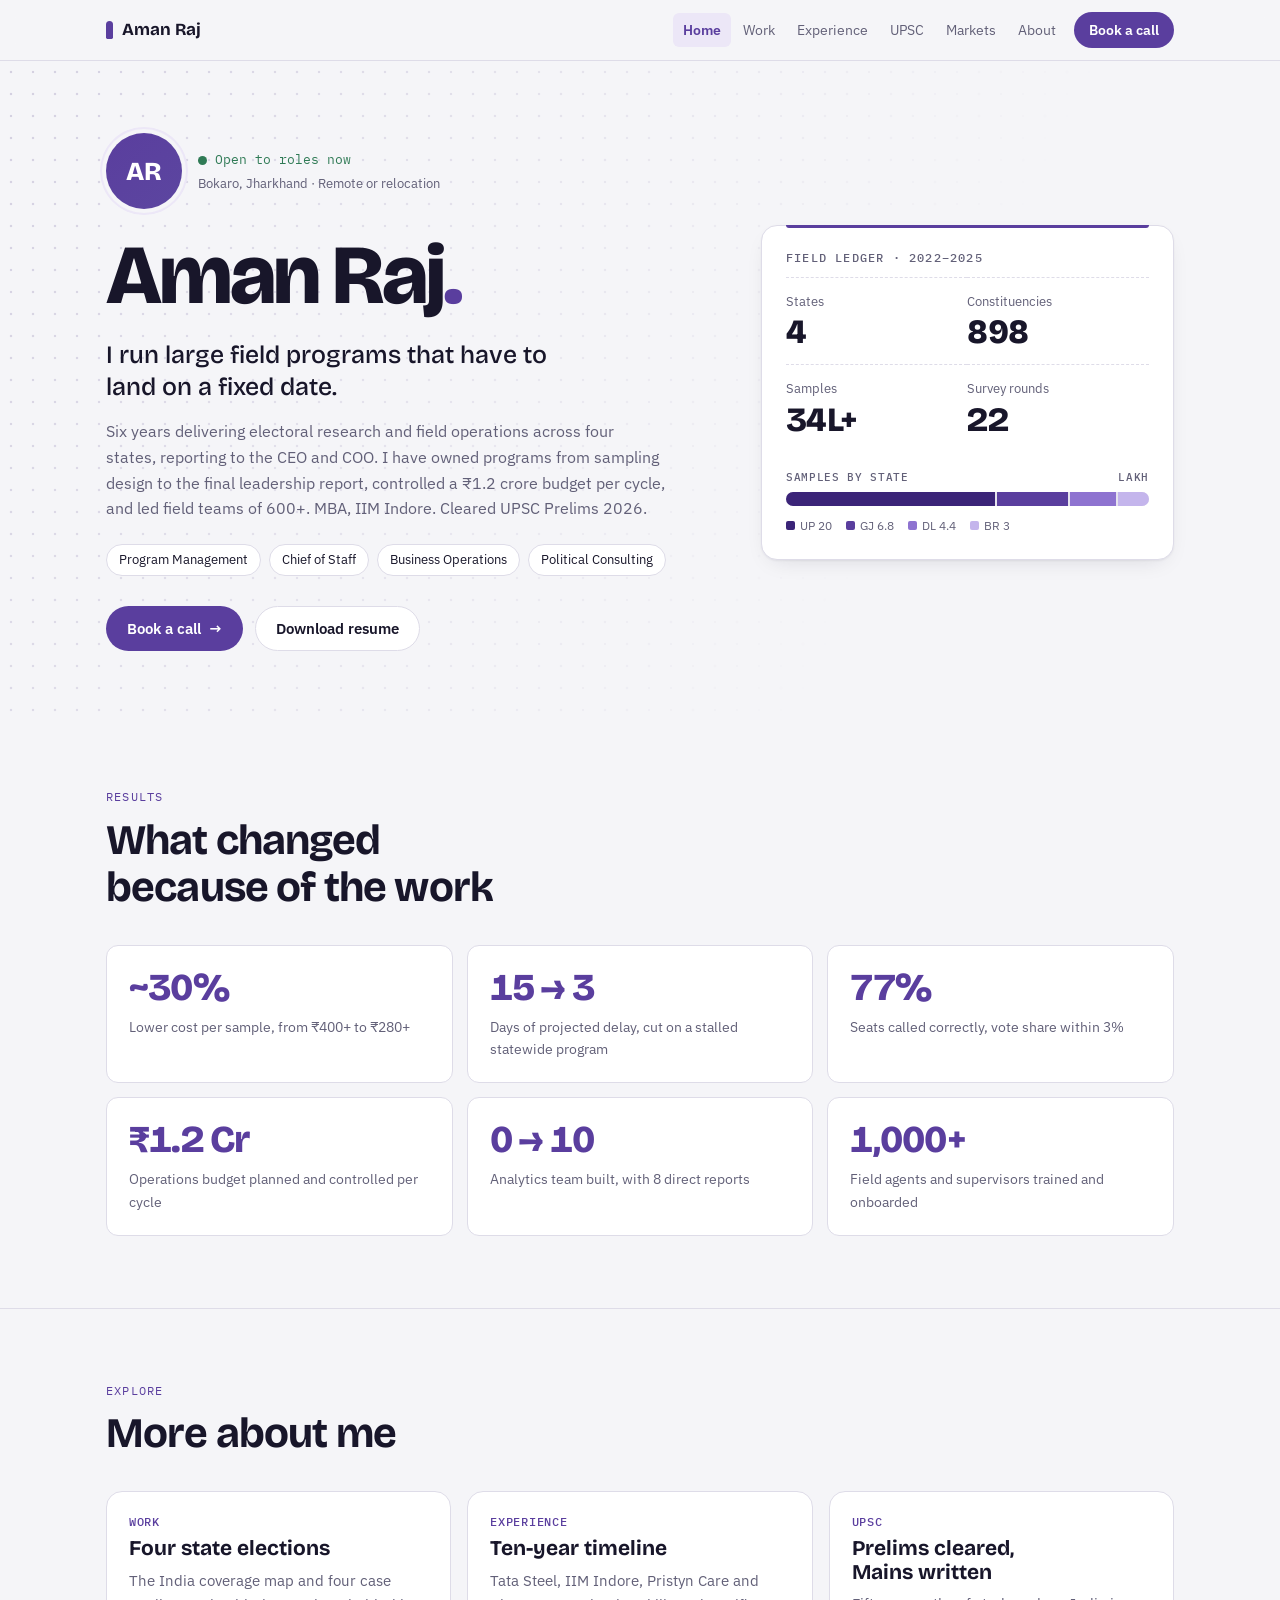
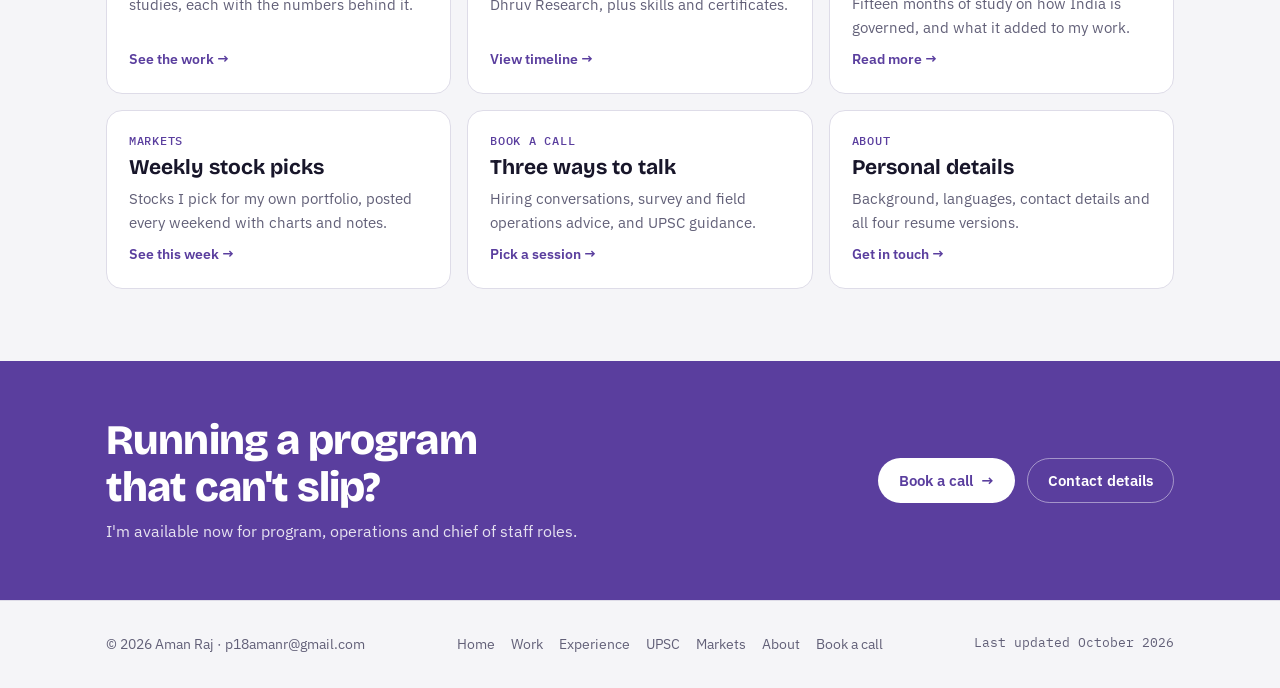
<file: index.html>
<!doctype html>
<html lang="en">
<head>
<meta charset="utf-8">
<meta name="viewport" content="width=device-width, initial-scale=1, viewport-fit=cover">
<title>Aman Raj</title>
<meta name="description" content="Aman Raj: program delivery and operations lead. Electoral research and field operations across 898 constituencies in UP, Gujarat, Delhi and Bihar. MBA, IIM Indore.">
<meta property="og:title" content="Aman Raj">
<meta property="og:description" content="Aman Raj: program delivery and operations lead. Electoral research and field operations across 898 constituencies in UP, Gujarat, Delhi and Bihar. MBA, IIM Indore.">
<meta property="og:type" content="website">
<meta name="theme-color" content="#5A3E9E">
<link rel="icon" href="data:image/svg+xml,%3Csvg xmlns='http://www.w3.org/2000/svg' viewBox='0 0 32 32'%3E%3Crect x='11' y='4' width='10' height='24' rx='5' fill='%235A3E9E'/%3E%3C/svg%3E">
<link rel="preconnect" href="https://fonts.googleapis.com">
<link rel="preconnect" href="https://fonts.gstatic.com" crossorigin>
<link rel="stylesheet" href="https://fonts.googleapis.com/css2?family=Bricolage+Grotesque:opsz,wght@12..96,500;12..96,700;12..96,800&family=IBM+Plex+Sans:wght@400;500;600&family=IBM+Plex+Mono:wght@400;500&display=swap">
<link rel="stylesheet" href="assets/style.css">
</head>
<body>
<header class="nav">
  <div class="wrap bar-in">
    <a class="brand" href="index.html"><span class="inkmark" aria-hidden="true"></span>Aman Raj</a>
    <div class="nav-r">
      <nav aria-label="Pages">
        <ul id="navlinks">
          <li><a href="index.html" aria-current="page">Home</a></li>
          <li><a href="work.html">Work</a></li>
          <li><a href="experience.html">Experience</a></li>
          <li><a href="upsc.html">UPSC</a></li>
          <li><a href="markets.html">Markets</a></li>
          <li><a href="about.html">About</a></li>
        </ul>
      </nav>
      <a class="btn primary" href="book.html">Book a call</a>
      <button class="menu" id="menu" type="button" aria-expanded="false" aria-controls="navlinks">Menu</button>
    </div>
  </div>
</header>

<main id="top">
<section class="hero dotted">
  <div class="wrap">
    <div>
      <div class="who">
        <!-- To add your photo: put aman.jpg in the assets folder and uncomment the img below -->
        <div class="avatar" aria-hidden="true">AR<!-- <img src="assets/aman.jpg" alt=""> --></div>
        <div>
          <div class="status"><span class="pulse" aria-hidden="true"></span>Open to roles now</div>
          <div class="loc">Bokaro, Jharkhand · Remote or relocation</div>
        </div>
      </div>
      <h1>Aman Raj<span class="accent">.</span></h1>
      <p class="lede">I run large field programs that have to land on a fixed date.</p>
      <p class="sub">Six years delivering electoral research and field operations across four states, reporting to the CEO and COO. I have owned programs from sampling design to the final leadership report, controlled a ₹1.2 crore budget per cycle, and led field teams of 600+. MBA, IIM Indore. Cleared UPSC Prelims 2026.</p>
      <div class="roles" aria-label="Roles I'm open to">
        <span class="chip">Program Management</span>
        <span class="chip">Chief of Staff</span>
        <span class="chip">Business Operations</span>
        <span class="chip">Political Consulting</span>
      </div>
      <div class="cta">
        <a class="btn primary" href="book.html">Book a call <span class="arr" aria-hidden="true">→</span></a>
        <a class="btn ghost" href="about.html#resumes">Download resume</a>
      </div>
    </div>
    <aside class="ledger" aria-label="Field ledger">
      <h2>Field ledger · 2022–2025</h2>
      <dl>
        <div class="row"><dt>States</dt><dd>4</dd></div>
        <div class="row"><dt>Constituencies</dt><dd>898</dd></div>
        <div class="row"><dt>Samples</dt><dd>34L+</dd></div>
        <div class="row"><dt>Survey rounds</dt><dd>22</dd></div>
      </dl>
      <div class="stack">
        <div class="lab"><span>Samples by state</span><span>lakh</span></div>
        <div class="sbar" role="img" aria-label="Samples by state: Uttar Pradesh 20 lakh, Gujarat 6.8 lakh, Delhi 4.4 lakh, Bihar 3 lakh">
          <span class="s1" style="width:58.5%"></span><span class="s2" style="width:19.9%"></span><span class="s3" style="width:12.8%"></span><span class="s4" style="width:8.8%"></span>
        </div>
        <div class="keys"><span><i class="s1"></i>UP 20</span><span><i class="s2"></i>GJ 6.8</span><span><i class="s3"></i>DL 4.4</span><span><i class="s4"></i>BR 3</span></div>
      </div>
    </aside>
  </div>
</section>

<section class="block" aria-labelledby="impact-h">
  <div class="wrap">
    <div class="head">
      <span class="eyebrow">Results</span>
      <h2 id="impact-h">What changed because of the work</h2>
    </div>
    <div class="impact">
      <div class="lift"><b>~30%</b><span>Lower cost per sample, from ₹400+ to ₹280+</span></div>
      <div class="lift"><b>15 → 3</b><span>Days of projected delay, cut on a stalled statewide program</span></div>
      <div class="lift"><b>77%</b><span>Seats called correctly, vote share within 3%</span></div>
      <div class="lift"><b>₹1.2 Cr</b><span>Operations budget planned and controlled per cycle</span></div>
      <div class="lift"><b>0 → 10</b><span>Analytics team built, with 8 direct reports</span></div>
      <div class="lift"><b>1,000+</b><span>Field agents and supervisors trained and onboarded</span></div>
    </div>
  </div>
</section>

<section class="block" aria-labelledby="explore-h">
  <div class="wrap">
    <div class="head">
      <span class="eyebrow">Explore</span>
      <h2 id="explore-h">More about me</h2>
    </div>
    <div class="explore">
      <a class="lift" href="work.html"><span class="k">Work</span><h3>Four state elections</h3><p>The India coverage map and four case studies, each with the numbers behind it.</p><span class="go">See the work →</span></a>
      <a class="lift" href="experience.html"><span class="k">Experience</span><h3>Ten-year timeline</h3><p>Tata Steel, IIM Indore, Pristyn Care and Dhruv Research, plus skills and certificates.</p><span class="go">View timeline →</span></a>
      <a class="lift" href="upsc.html"><span class="k">UPSC</span><h3>Prelims cleared, Mains written</h3><p>Fifteen months of study on how India is governed, and what it added to my work.</p><span class="go">Read more →</span></a>
      <a class="lift" href="markets.html"><span class="k">Markets</span><h3>Weekly stock picks</h3><p>Stocks I pick for my own portfolio, posted every weekend with charts and notes.</p><span class="go">See this week →</span></a>
      <a class="lift" href="book.html"><span class="k">Book a call</span><h3>Three ways to talk</h3><p>Hiring conversations, survey and field operations advice, and UPSC guidance.</p><span class="go">Pick a session →</span></a>
      <a class="lift" href="about.html"><span class="k">About</span><h3>Personal details</h3><p>Background, languages, contact details and all four resume versions.</p><span class="go">Get in touch →</span></a>
    </div>
  </div>
</section>

<section class="ctaband" aria-labelledby="cta-h">
  <div class="wrap">
    <div>
      <h2 id="cta-h">Running a program that can't slip?</h2>
      <p>I'm available now for program, operations and chief of staff roles.</p>
    </div>
    <div class="cta">
      <a class="btn inv" href="book.html">Book a call <span class="arr" aria-hidden="true">→</span></a>
      <a class="btn out" href="about.html#contact">Contact details</a>
    </div>
  </div>
</section>

</main>

<footer><div class="wrap">
  <div>© 2026 Aman Raj · p18amanr@gmail.com</div>
  <nav aria-label="Footer"><a href="index.html">Home</a> <a href="work.html">Work</a> <a href="experience.html">Experience</a> <a href="upsc.html">UPSC</a> <a href="markets.html">Markets</a> <a href="about.html">About</a> <a href="book.html">Book a call</a></nav>
  <div class="upd">Last updated October 2026</div>
</div></footer>

<script src="assets/site.js"></script>
</body>
</html>
</file>
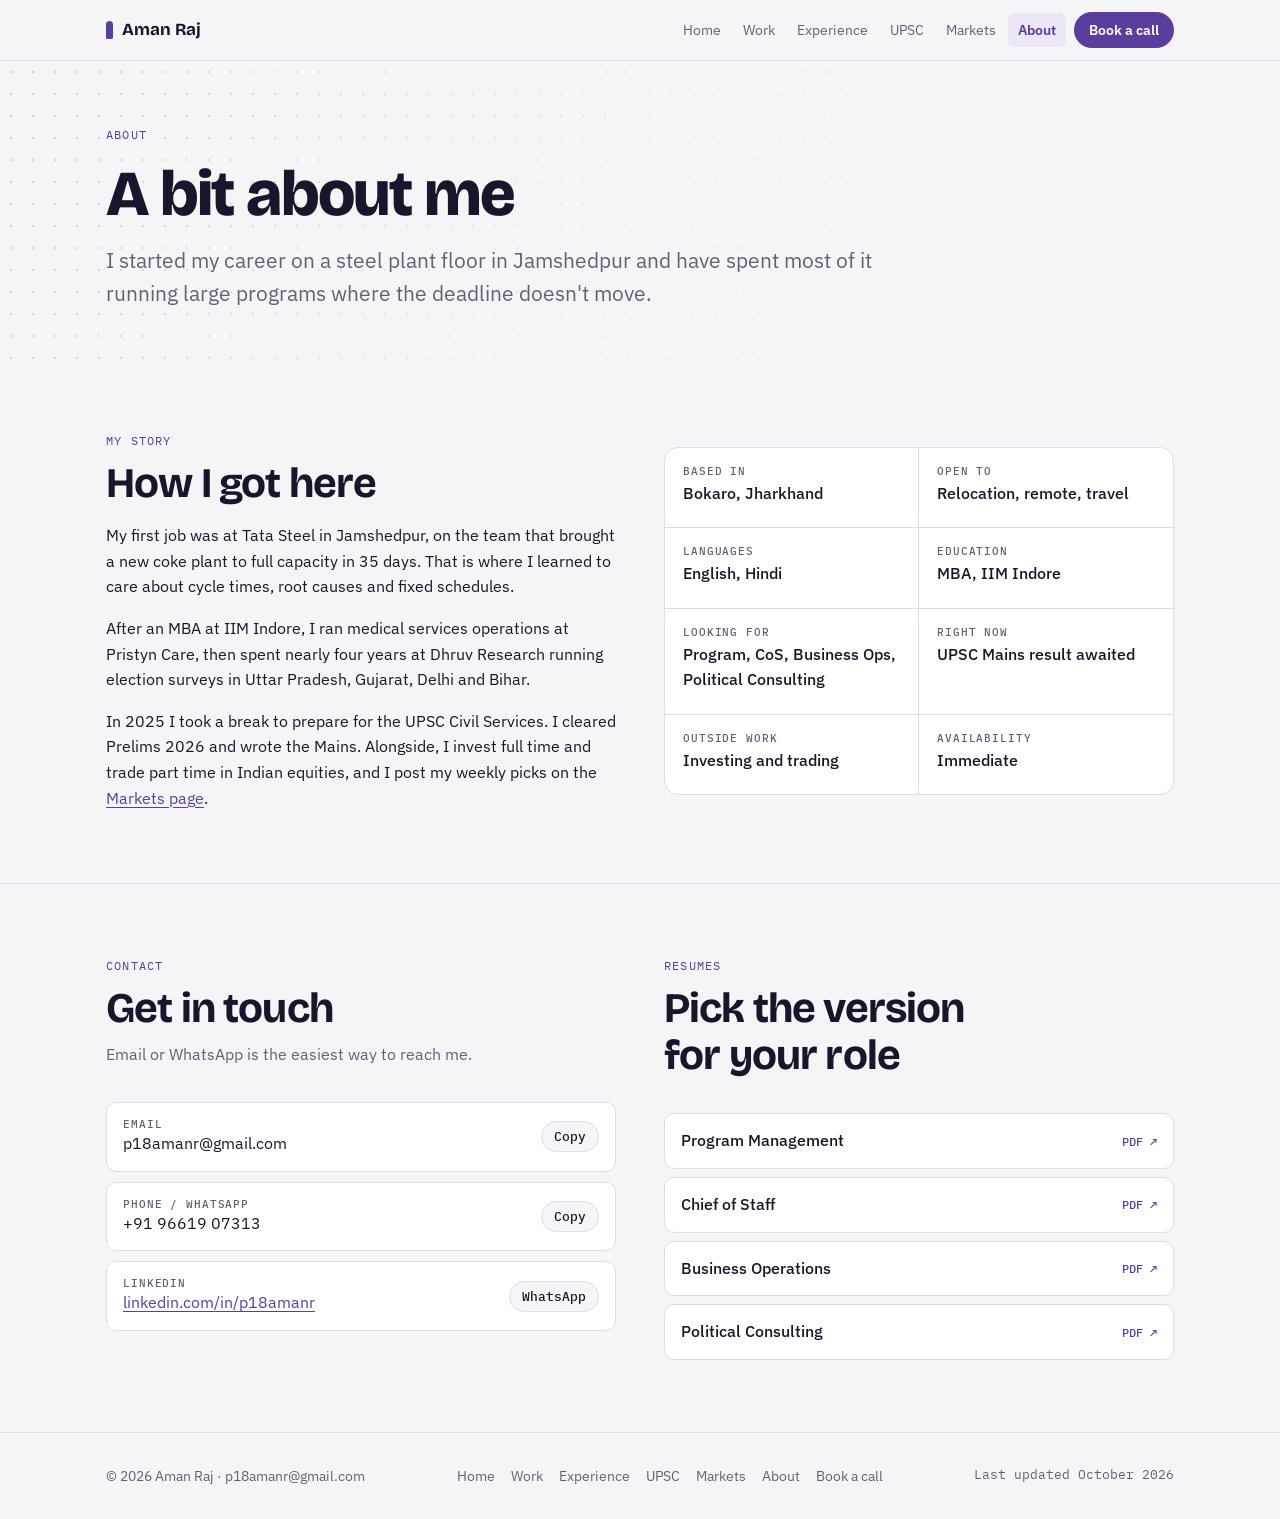
<file: about.html>
<!doctype html>
<html lang="en">
<head>
<meta charset="utf-8">
<meta name="viewport" content="width=device-width, initial-scale=1, viewport-fit=cover">
<title>About · Aman Raj</title>
<meta name="description" content="About Aman Raj: background, languages, contact details and resumes for program management, chief of staff, business operations and political consulting roles.">
<meta property="og:title" content="About · Aman Raj">
<meta property="og:description" content="About Aman Raj: background, languages, contact details and resumes for program management, chief of staff, business operations and political consulting roles.">
<meta property="og:type" content="website">
<meta name="theme-color" content="#5A3E9E">
<link rel="icon" href="data:image/svg+xml,%3Csvg xmlns='http://www.w3.org/2000/svg' viewBox='0 0 32 32'%3E%3Crect x='11' y='4' width='10' height='24' rx='5' fill='%235A3E9E'/%3E%3C/svg%3E">
<link rel="preconnect" href="https://fonts.googleapis.com">
<link rel="preconnect" href="https://fonts.gstatic.com" crossorigin>
<link rel="stylesheet" href="https://fonts.googleapis.com/css2?family=Bricolage+Grotesque:opsz,wght@12..96,500;12..96,700;12..96,800&family=IBM+Plex+Sans:wght@400;500;600&family=IBM+Plex+Mono:wght@400;500&display=swap">
<link rel="stylesheet" href="assets/style.css">
</head>
<body>
<header class="nav">
  <div class="wrap bar-in">
    <a class="brand" href="index.html"><span class="inkmark" aria-hidden="true"></span>Aman Raj</a>
    <div class="nav-r">
      <nav aria-label="Pages">
        <ul id="navlinks">
          <li><a href="index.html">Home</a></li>
          <li><a href="work.html">Work</a></li>
          <li><a href="experience.html">Experience</a></li>
          <li><a href="upsc.html">UPSC</a></li>
          <li><a href="markets.html">Markets</a></li>
          <li><a href="about.html" aria-current="page">About</a></li>
        </ul>
      </nav>
      <a class="btn primary" href="book.html">Book a call</a>
      <button class="menu" id="menu" type="button" aria-expanded="false" aria-controls="navlinks">Menu</button>
    </div>
  </div>
</header>

<main id="top">
<section class="pagehead dotted">
  <div class="wrap">
    <span class="eyebrow">About</span>
    <h1>A bit about me</h1>
    <p class="lede">I started my career on a steel plant floor in Jamshedpur and have spent most of it running large programs where the deadline doesn't move.</p>
  </div>
</section>

<section class="block" aria-labelledby="story-h">
  <div class="wrap two">
    <div class="prose">
      <div class="head" style="margin-bottom:0"><span class="eyebrow">My story</span><h2 id="story-h">How I got here</h2></div>
      <p>My first job was at Tata Steel in Jamshedpur, on the team that brought a new coke plant to full capacity in 35 days. That is where I learned to care about cycle times, root causes and fixed schedules.</p>
      <p>After an MBA at IIM Indore, I ran medical services operations at Pristyn Care, then spent nearly four years at Dhruv Research running election surveys in Uttar Pradesh, Gujarat, Delhi and Bihar.</p>
      <p>In 2025 I took a break to prepare for the UPSC Civil Services. I cleared Prelims 2026 and wrote the Mains. Alongside, I invest full time and trade part time in Indian equities, and I post my weekly picks on the <a href="markets.html">Markets page</a>.</p>
    </div>
    <dl class="facts">
      <div><dt>Based in</dt><dd>Bokaro, Jharkhand</dd></div>
      <div><dt>Open to</dt><dd>Relocation, remote, travel</dd></div>
      <div><dt>Languages</dt><dd>English, Hindi</dd></div>
      <div><dt>Education</dt><dd>MBA, IIM Indore</dd></div>
      <div><dt>Looking for</dt><dd>Program, CoS, Business Ops, Political Consulting</dd></div>
      <div><dt>Right now</dt><dd>UPSC Mains result awaited</dd></div>
      <div><dt>Outside work</dt><dd>Investing and trading</dd></div>
      <div><dt>Availability</dt><dd>Immediate</dd></div>
    </dl>
  </div>
</section>

<section class="block" id="contact" aria-labelledby="contact-h">
  <div class="wrap two">
    <div>
      <div class="head"><span class="eyebrow">Contact</span><h2 id="contact-h">Get in touch</h2><p>Email or WhatsApp is the easiest way to reach me.</p></div>
      <div class="cards">
        <div class="cline"><div><div class="k">Email</div><div class="v" id="email">p18amanr@gmail.com</div></div><button class="copy" type="button" data-copy="email">Copy</button></div>
        <div class="cline"><div><div class="k">Phone / WhatsApp</div><div class="v" id="phone">+91 96619 07313</div></div><button class="copy" type="button" data-copy="phone">Copy</button></div>
        <div class="cline"><div><div class="k">LinkedIn</div><a class="v" href="https://www.linkedin.com/in/p18amanr" target="_blank" rel="noopener">linkedin.com/in/p18amanr</a></div><a class="copy" href="https://wa.me/919661907313" target="_blank" rel="noopener">WhatsApp</a></div>
      </div>
    </div>
    <div id="resumes">
      <div class="head"><span class="eyebrow">Resumes</span><h2>Pick the version for your role</h2></div>
      <div class="resumes">
        <a href="resume/Aman_Raj_Resume_Program_Management.pdf" target="_blank" rel="noopener">Program Management<span>PDF ↗</span></a>
        <a href="resume/Aman_Raj_Resume_Chief_of_Staff.pdf" target="_blank" rel="noopener">Chief of Staff<span>PDF ↗</span></a>
        <a href="resume/Aman_Raj_Resume_Business_Operations.pdf" target="_blank" rel="noopener">Business Operations<span>PDF ↗</span></a>
        <a href="resume/Aman_Raj_Resume_Political_Consulting.pdf" target="_blank" rel="noopener">Political Consulting<span>PDF ↗</span></a>
      </div>
    </div>
  </div>
</section>

</main>

<footer><div class="wrap">
  <div>© 2026 Aman Raj · p18amanr@gmail.com</div>
  <nav aria-label="Footer"><a href="index.html">Home</a> <a href="work.html">Work</a> <a href="experience.html">Experience</a> <a href="upsc.html">UPSC</a> <a href="markets.html">Markets</a> <a href="about.html">About</a> <a href="book.html">Book a call</a></nav>
  <div class="upd">Last updated October 2026</div>
</div></footer>

<script src="assets/site.js"></script>
</body>
</html>
</file>
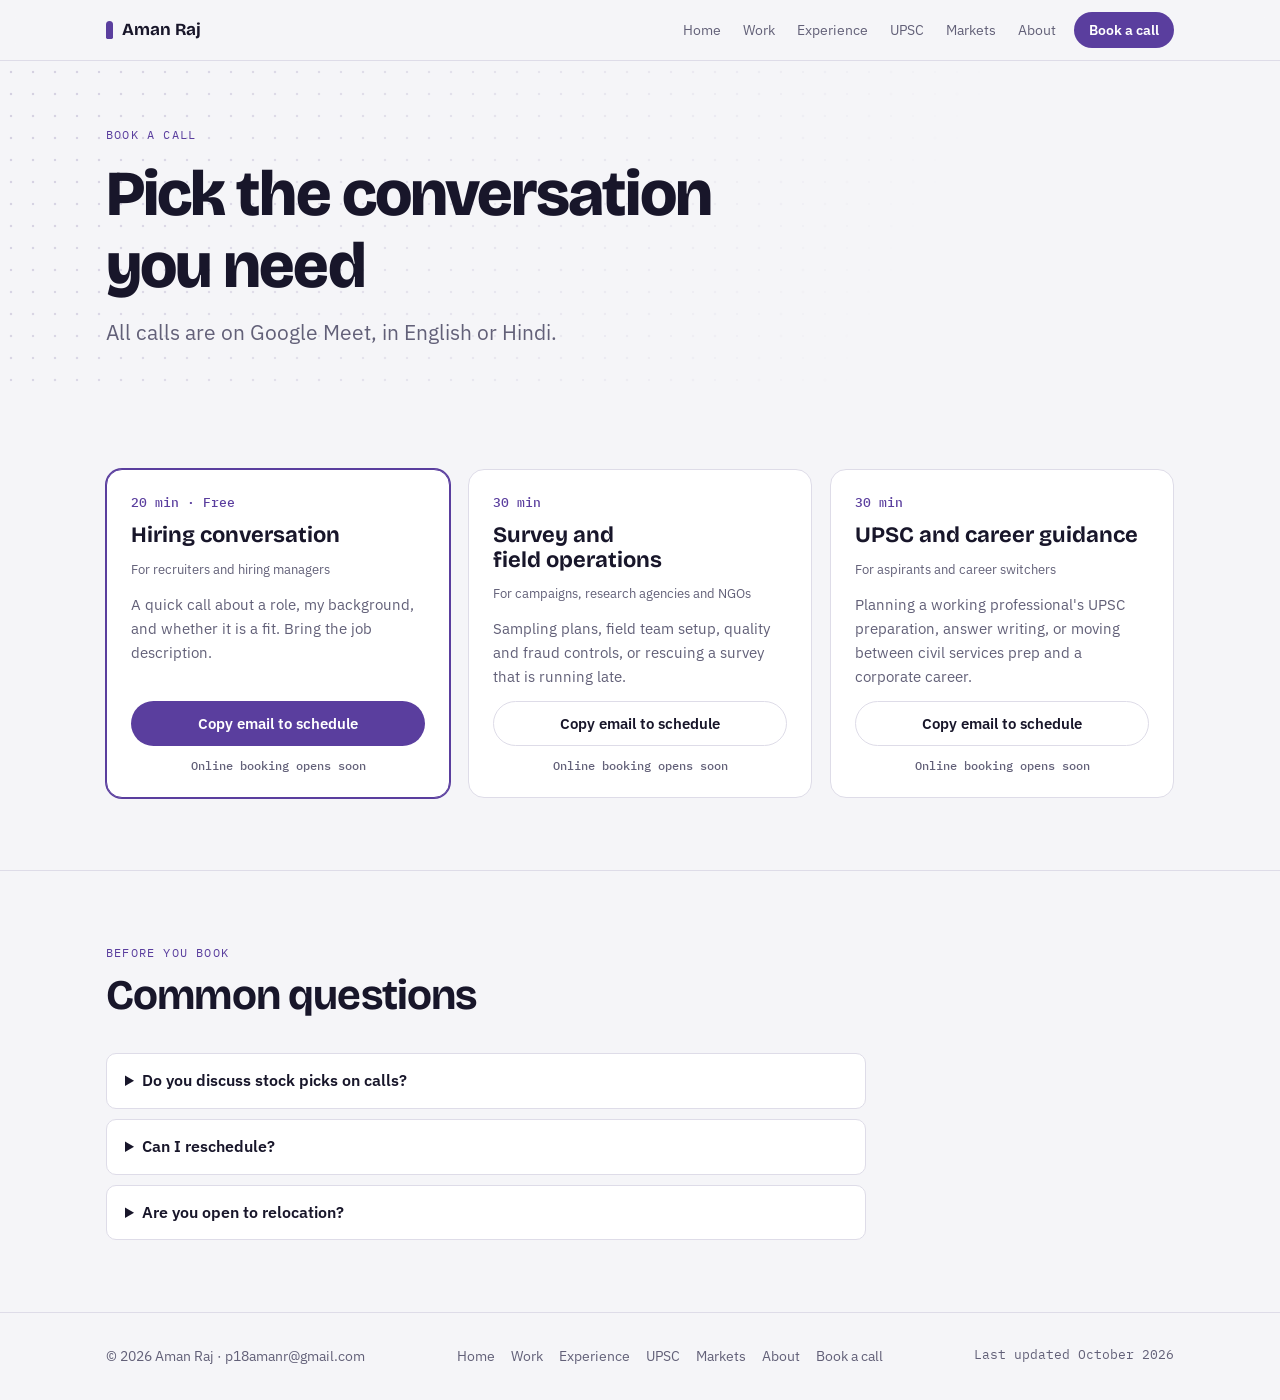
<file: book.html>
<!doctype html>
<html lang="en">
<head>
<meta charset="utf-8">
<meta name="viewport" content="width=device-width, initial-scale=1, viewport-fit=cover">
<title>Book a Call · Aman Raj</title>
<meta name="description" content="Book a call with Aman Raj: hiring conversations, survey and field operations advice, or UPSC and career guidance.">
<meta property="og:title" content="Book a Call · Aman Raj">
<meta property="og:description" content="Book a call with Aman Raj: hiring conversations, survey and field operations advice, or UPSC and career guidance.">
<meta property="og:type" content="website">
<meta name="theme-color" content="#5A3E9E">
<link rel="icon" href="data:image/svg+xml,%3Csvg xmlns='http://www.w3.org/2000/svg' viewBox='0 0 32 32'%3E%3Crect x='11' y='4' width='10' height='24' rx='5' fill='%235A3E9E'/%3E%3C/svg%3E">
<link rel="preconnect" href="https://fonts.googleapis.com">
<link rel="preconnect" href="https://fonts.gstatic.com" crossorigin>
<link rel="stylesheet" href="https://fonts.googleapis.com/css2?family=Bricolage+Grotesque:opsz,wght@12..96,500;12..96,700;12..96,800&family=IBM+Plex+Sans:wght@400;500;600&family=IBM+Plex+Mono:wght@400;500&display=swap">
<link rel="stylesheet" href="assets/style.css">
</head>
<body>
<header class="nav">
  <div class="wrap bar-in">
    <a class="brand" href="index.html"><span class="inkmark" aria-hidden="true"></span>Aman Raj</a>
    <div class="nav-r">
      <nav aria-label="Pages">
        <ul id="navlinks">
          <li><a href="index.html">Home</a></li>
          <li><a href="work.html">Work</a></li>
          <li><a href="experience.html">Experience</a></li>
          <li><a href="upsc.html">UPSC</a></li>
          <li><a href="markets.html">Markets</a></li>
          <li><a href="about.html">About</a></li>
        </ul>
      </nav>
      <a class="btn primary" href="book.html">Book a call</a>
      <button class="menu" id="menu" type="button" aria-expanded="false" aria-controls="navlinks">Menu</button>
    </div>
  </div>
</header>

<main id="top">
<section class="pagehead dotted">
  <div class="wrap">
    <span class="eyebrow">Book a call</span>
    <h1>Pick the conversation you need</h1>
    <p class="lede">All calls are on Google Meet, in English or Hindi.</p>
  </div>
</section>

<section class="block" aria-label="Sessions">
  <div class="wrap">
    <div class="sessions" id="sessions"></div>
  </div>
</section>

<section class="block" aria-labelledby="faq-h">
  <div class="wrap">
    <div class="head"><span class="eyebrow">Before you book</span><h2 id="faq-h">Common questions</h2></div>
    <div class="faq">
      <details><summary>Do you discuss stock picks on calls?</summary><p>No. I am not a SEBI-registered adviser, so I don't give investment advice in any session. The picks on the Markets page are a personal record only.</p></details>
      <details><summary>Can I reschedule?</summary><p>Yes. Use the link in your confirmation email, or email me and we'll find another time.</p></details>
      <details><summary>Are you open to relocation?</summary><p>Yes. I'm based in Bokaro, Jharkhand, and open to relocation, remote work, and travel for constituency deployment.</p></details>
    </div>
  </div>
</section>

</main>

<footer><div class="wrap">
  <div>© 2026 Aman Raj · p18amanr@gmail.com</div>
  <nav aria-label="Footer"><a href="index.html">Home</a> <a href="work.html">Work</a> <a href="experience.html">Experience</a> <a href="upsc.html">UPSC</a> <a href="markets.html">Markets</a> <a href="about.html">About</a> <a href="book.html">Book a call</a></nav>
  <div class="upd">Last updated October 2026</div>
</div></footer>

<script src="assets/site.js"></script>
</body>
</html>
</file>
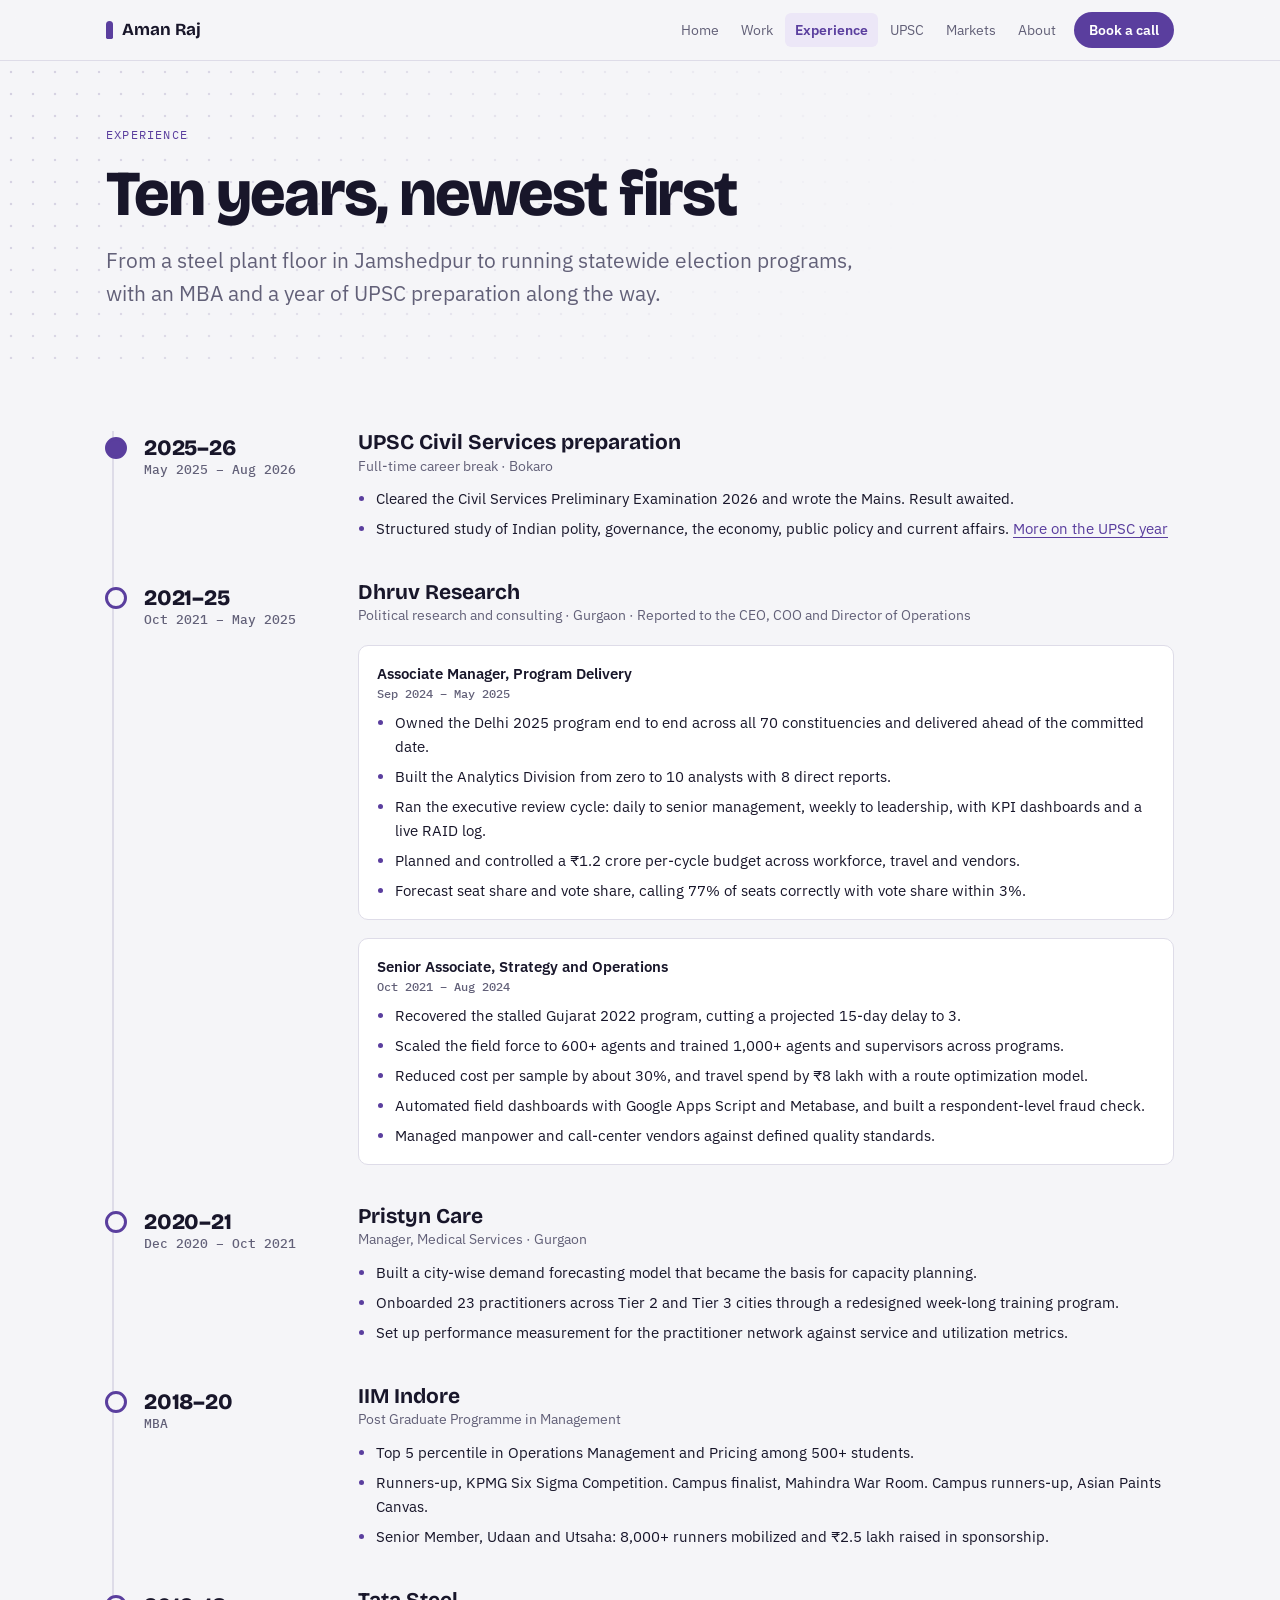
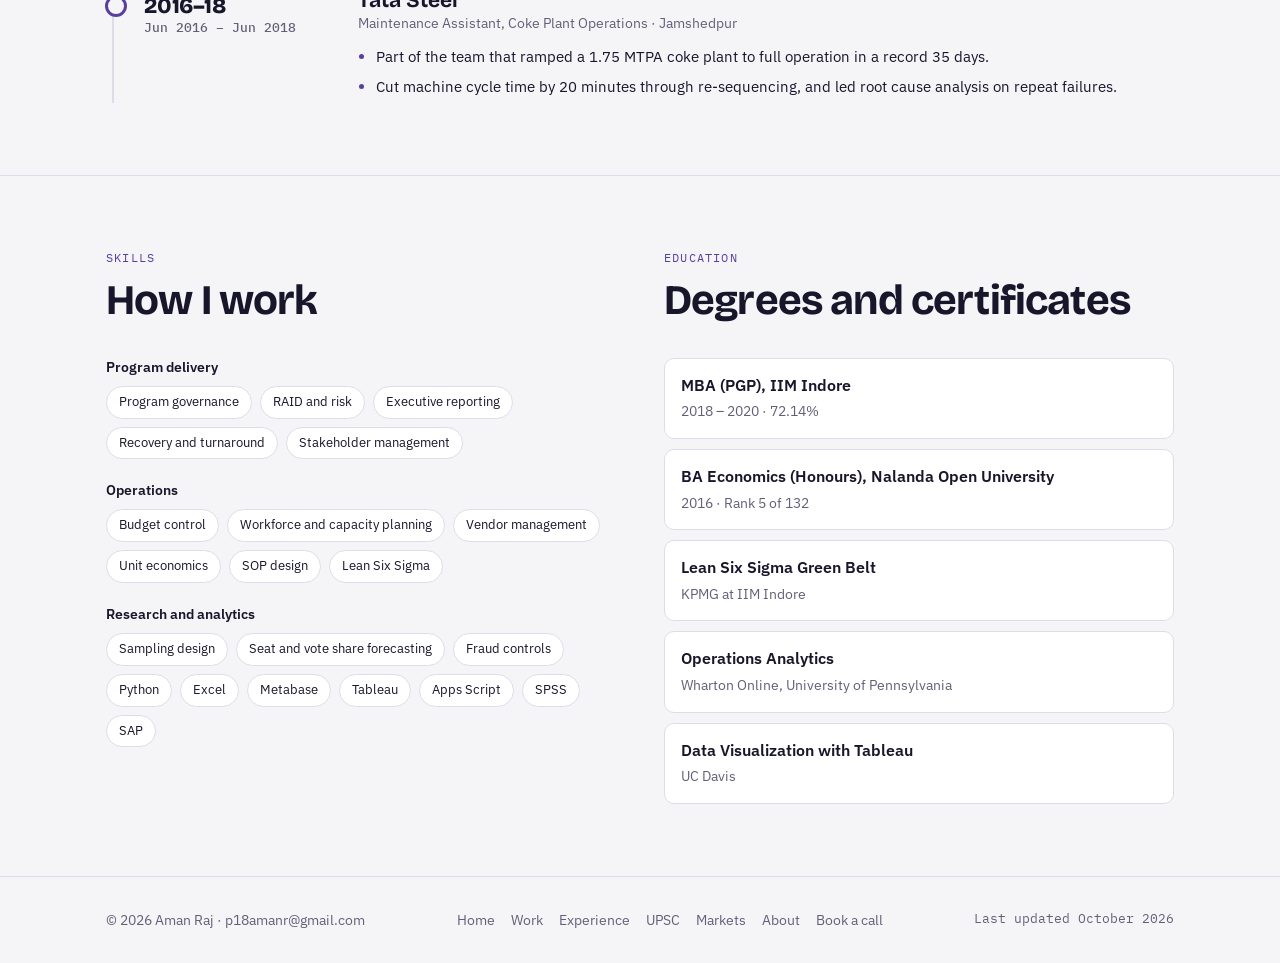
<file: experience.html>
<!doctype html>
<html lang="en">
<head>
<meta charset="utf-8">
<meta name="viewport" content="width=device-width, initial-scale=1, viewport-fit=cover">
<title>Experience · Aman Raj</title>
<meta name="description" content="Aman Raj's career: Dhruv Research, Pristyn Care, IIM Indore and Tata Steel, plus skills, education and certifications.">
<meta property="og:title" content="Experience · Aman Raj">
<meta property="og:description" content="Aman Raj's career: Dhruv Research, Pristyn Care, IIM Indore and Tata Steel, plus skills, education and certifications.">
<meta property="og:type" content="website">
<meta name="theme-color" content="#5A3E9E">
<link rel="icon" href="data:image/svg+xml,%3Csvg xmlns='http://www.w3.org/2000/svg' viewBox='0 0 32 32'%3E%3Crect x='11' y='4' width='10' height='24' rx='5' fill='%235A3E9E'/%3E%3C/svg%3E">
<link rel="preconnect" href="https://fonts.googleapis.com">
<link rel="preconnect" href="https://fonts.gstatic.com" crossorigin>
<link rel="stylesheet" href="https://fonts.googleapis.com/css2?family=Bricolage+Grotesque:opsz,wght@12..96,500;12..96,700;12..96,800&family=IBM+Plex+Sans:wght@400;500;600&family=IBM+Plex+Mono:wght@400;500&display=swap">
<link rel="stylesheet" href="assets/style.css">
</head>
<body>
<header class="nav">
  <div class="wrap bar-in">
    <a class="brand" href="index.html"><span class="inkmark" aria-hidden="true"></span>Aman Raj</a>
    <div class="nav-r">
      <nav aria-label="Pages">
        <ul id="navlinks">
          <li><a href="index.html">Home</a></li>
          <li><a href="work.html">Work</a></li>
          <li><a href="experience.html" aria-current="page">Experience</a></li>
          <li><a href="upsc.html">UPSC</a></li>
          <li><a href="markets.html">Markets</a></li>
          <li><a href="about.html">About</a></li>
        </ul>
      </nav>
      <a class="btn primary" href="book.html">Book a call</a>
      <button class="menu" id="menu" type="button" aria-expanded="false" aria-controls="navlinks">Menu</button>
    </div>
  </div>
</header>

<main id="top">
<section class="pagehead dotted">
  <div class="wrap">
    <span class="eyebrow">Experience</span>
    <h1>Ten years, newest first</h1>
    <p class="lede">From a steel plant floor in Jamshedpur to running statewide election programs, with an MBA and a year of UPSC preparation along the way.</p>
  </div>
</section>

<section class="block" aria-label="Career timeline">
  <div class="wrap">
    <div class="timeline">
      <div class="job break">
        <div class="when"><b>2025–26</b>May 2025 – Aug 2026</div>
        <div>
          <h3>UPSC Civil Services preparation</h3>
          <div class="where">Full-time career break · Bokaro</div>
          <ul>
            <li>Cleared the Civil Services Preliminary Examination 2026 and wrote the Mains. Result awaited.</li>
            <li>Structured study of Indian polity, governance, the economy, public policy and current affairs. <a href="upsc.html">More on the UPSC year</a></li>
          </ul>
        </div>
      </div>
      <div class="job">
        <div class="when"><b>2021–25</b>Oct 2021 – May 2025</div>
        <div>
          <h3>Dhruv Research</h3>
          <div class="where">Political research and consulting · Gurgaon · Reported to the CEO, COO and Director of Operations</div>
          <div class="subrole">
            <h4>Associate Manager, Program Delivery</h4>
            <div class="when2">Sep 2024 – May 2025</div>
            <ul>
              <li>Owned the Delhi 2025 program end to end across all 70 constituencies and delivered ahead of the committed date.</li>
              <li>Built the Analytics Division from zero to 10 analysts with 8 direct reports.</li>
              <li>Ran the executive review cycle: daily to senior management, weekly to leadership, with KPI dashboards and a live RAID log.</li>
              <li>Planned and controlled a ₹1.2 crore per-cycle budget across workforce, travel and vendors.</li>
              <li>Forecast seat share and vote share, calling 77% of seats correctly with vote share within 3%.</li>
            </ul>
          </div>
          <div class="subrole">
            <h4>Senior Associate, Strategy and Operations</h4>
            <div class="when2">Oct 2021 – Aug 2024</div>
            <ul>
              <li>Recovered the stalled Gujarat 2022 program, cutting a projected 15-day delay to 3.</li>
              <li>Scaled the field force to 600+ agents and trained 1,000+ agents and supervisors across programs.</li>
              <li>Reduced cost per sample by about 30%, and travel spend by ₹8 lakh with a route optimization model.</li>
              <li>Automated field dashboards with Google Apps Script and Metabase, and built a respondent-level fraud check.</li>
              <li>Managed manpower and call-center vendors against defined quality standards.</li>
            </ul>
          </div>
        </div>
      </div>
      <div class="job">
        <div class="when"><b>2020–21</b>Dec 2020 – Oct 2021</div>
        <div>
          <h3>Pristyn Care</h3>
          <div class="where">Manager, Medical Services · Gurgaon</div>
          <ul>
            <li>Built a city-wise demand forecasting model that became the basis for capacity planning.</li>
            <li>Onboarded 23 practitioners across Tier 2 and Tier 3 cities through a redesigned week-long training program.</li>
            <li>Set up performance measurement for the practitioner network against service and utilization metrics.</li>
          </ul>
        </div>
      </div>
      <div class="job">
        <div class="when"><b>2018–20</b>MBA</div>
        <div>
          <h3>IIM Indore</h3>
          <div class="where">Post Graduate Programme in Management</div>
          <ul>
            <li>Top 5 percentile in Operations Management and Pricing among 500+ students.</li>
            <li>Runners-up, KPMG Six Sigma Competition. Campus finalist, Mahindra War Room. Campus runners-up, Asian Paints Canvas.</li>
            <li>Senior Member, Udaan and Utsaha: 8,000+ runners mobilized and ₹2.5 lakh raised in sponsorship.</li>
          </ul>
        </div>
      </div>
      <div class="job">
        <div class="when"><b>2016–18</b>Jun 2016 – Jun 2018</div>
        <div>
          <h3>Tata Steel</h3>
          <div class="where">Maintenance Assistant, Coke Plant Operations · Jamshedpur</div>
          <ul>
            <li>Part of the team that ramped a 1.75 MTPA coke plant to full operation in a record 35 days.</li>
            <li>Cut machine cycle time by 20 minutes through re-sequencing, and led root cause analysis on repeat failures.</li>
          </ul>
        </div>
      </div>
    </div>
  </div>
</section>

<section class="block" aria-labelledby="skills-h">
  <div class="wrap two">
    <div>
      <div class="head"><span class="eyebrow">Skills</span><h2 id="skills-h">How I work</h2></div>
      <div class="skillgroup"><h3>Program delivery</h3><div class="roles"><span class="chip">Program governance</span><span class="chip">RAID and risk</span><span class="chip">Executive reporting</span><span class="chip">Recovery and turnaround</span><span class="chip">Stakeholder management</span></div></div>
      <div class="skillgroup"><h3>Operations</h3><div class="roles"><span class="chip">Budget control</span><span class="chip">Workforce and capacity planning</span><span class="chip">Vendor management</span><span class="chip">Unit economics</span><span class="chip">SOP design</span><span class="chip">Lean Six Sigma</span></div></div>
      <div class="skillgroup"><h3>Research and analytics</h3><div class="roles"><span class="chip">Sampling design</span><span class="chip">Seat and vote share forecasting</span><span class="chip">Fraud controls</span><span class="chip">Python</span><span class="chip">Excel</span><span class="chip">Metabase</span><span class="chip">Tableau</span><span class="chip">Apps Script</span><span class="chip">SPSS</span><span class="chip">SAP</span></div></div>
    </div>
    <div>
      <div class="head"><span class="eyebrow">Education</span><h2>Degrees and certificates</h2></div>
      <div class="edu">
        <div><b>MBA (PGP), IIM Indore</b><span>2018 – 2020 · 72.14%</span></div>
        <div><b>BA Economics (Honours), Nalanda Open University</b><span>2016 · Rank 5 of 132</span></div>
        <div><b>Lean Six Sigma Green Belt</b><span>KPMG at IIM Indore</span></div>
        <div><b>Operations Analytics</b><span>Wharton Online, University of Pennsylvania</span></div>
        <div><b>Data Visualization with Tableau</b><span>UC Davis</span></div>
      </div>
    </div>
  </div>
</section>

</main>

<footer><div class="wrap">
  <div>© 2026 Aman Raj · p18amanr@gmail.com</div>
  <nav aria-label="Footer"><a href="index.html">Home</a> <a href="work.html">Work</a> <a href="experience.html">Experience</a> <a href="upsc.html">UPSC</a> <a href="markets.html">Markets</a> <a href="about.html">About</a> <a href="book.html">Book a call</a></nav>
  <div class="upd">Last updated October 2026</div>
</div></footer>

<script src="assets/site.js"></script>
</body>
</html>
</file>
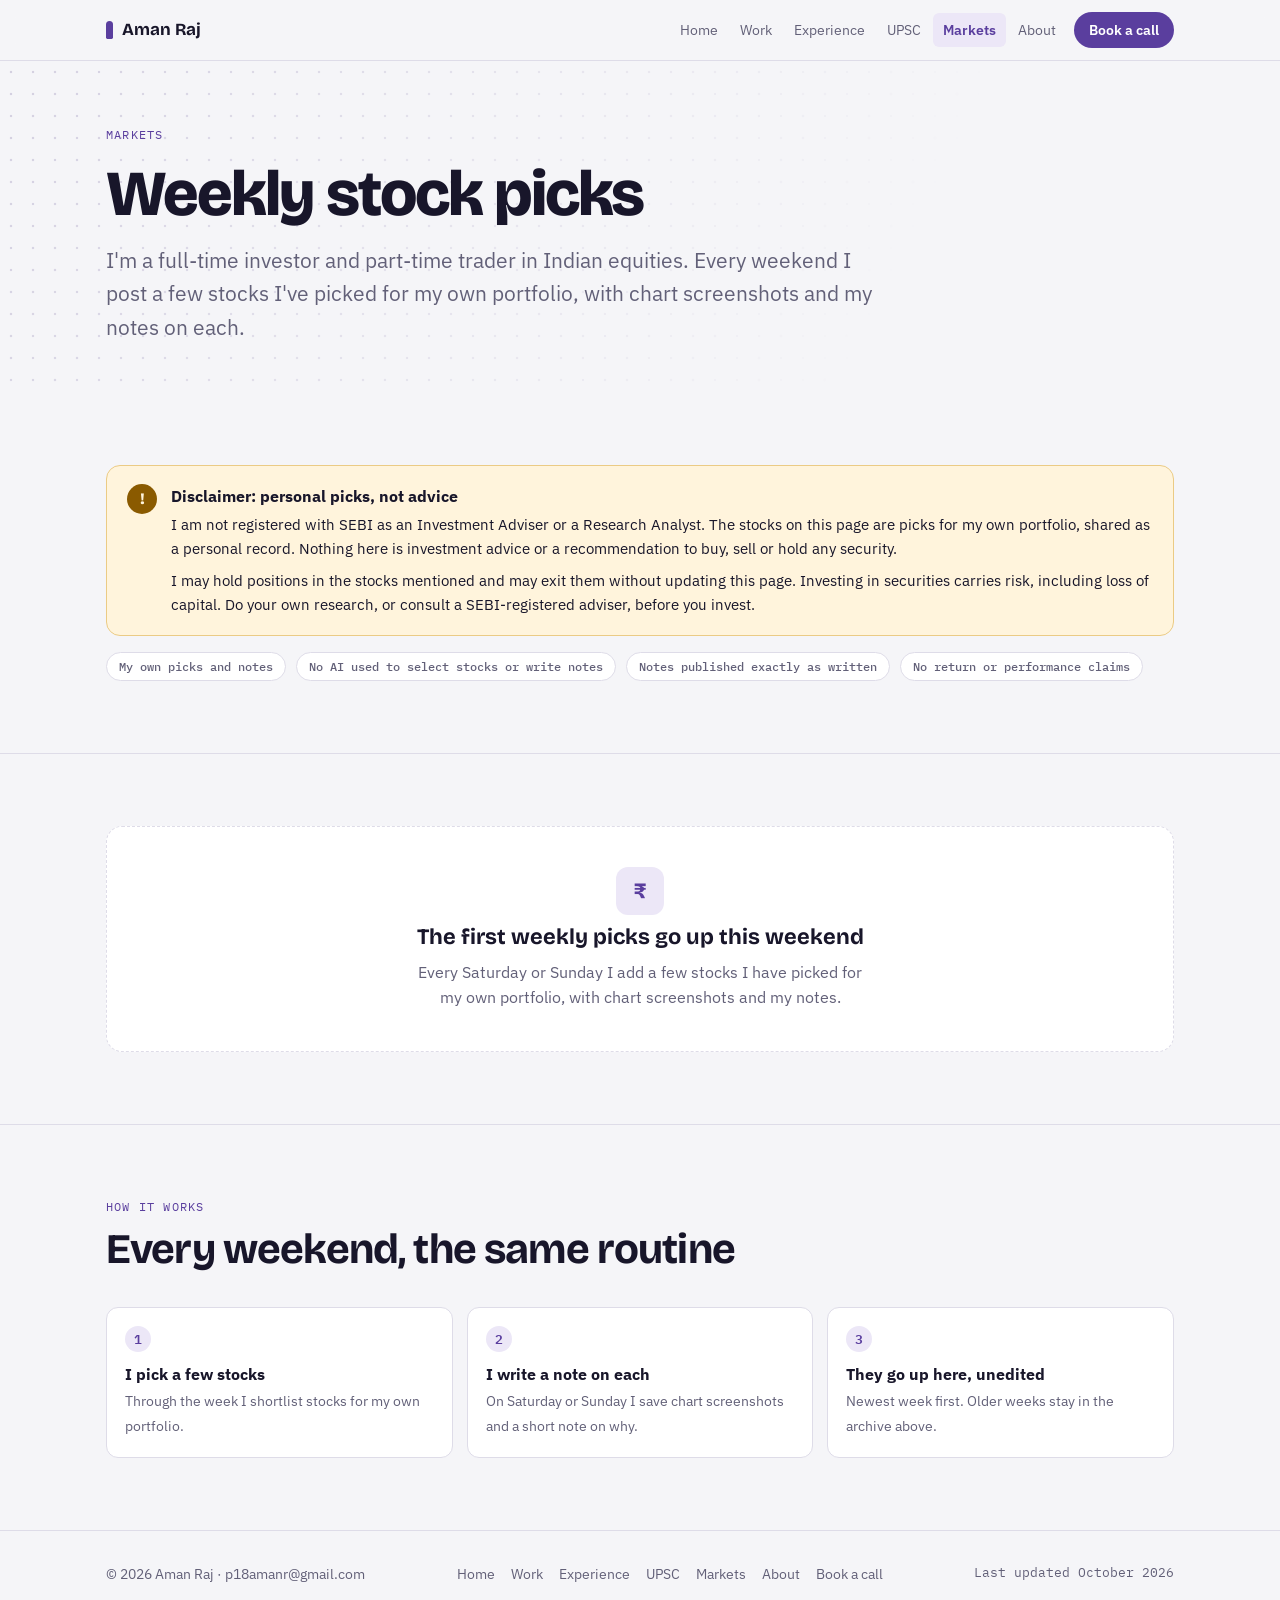
<file: markets.html>
<!doctype html>
<html lang="en">
<head>
<meta charset="utf-8">
<meta name="viewport" content="width=device-width, initial-scale=1, viewport-fit=cover">
<title>Markets · Aman Raj</title>
<meta name="description" content="Weekly stock picks for Aman Raj's own portfolio, with chart screenshots and notes. Personal record only, not investment advice.">
<meta property="og:title" content="Markets · Aman Raj">
<meta property="og:description" content="Weekly stock picks for Aman Raj's own portfolio, with chart screenshots and notes. Personal record only, not investment advice.">
<meta property="og:type" content="website">
<meta name="theme-color" content="#5A3E9E">
<link rel="icon" href="data:image/svg+xml,%3Csvg xmlns='http://www.w3.org/2000/svg' viewBox='0 0 32 32'%3E%3Crect x='11' y='4' width='10' height='24' rx='5' fill='%235A3E9E'/%3E%3C/svg%3E">
<link rel="preconnect" href="https://fonts.googleapis.com">
<link rel="preconnect" href="https://fonts.gstatic.com" crossorigin>
<link rel="stylesheet" href="https://fonts.googleapis.com/css2?family=Bricolage+Grotesque:opsz,wght@12..96,500;12..96,700;12..96,800&family=IBM+Plex+Sans:wght@400;500;600&family=IBM+Plex+Mono:wght@400;500&display=swap">
<link rel="stylesheet" href="assets/style.css">
</head>
<body>
<header class="nav">
  <div class="wrap bar-in">
    <a class="brand" href="index.html"><span class="inkmark" aria-hidden="true"></span>Aman Raj</a>
    <div class="nav-r">
      <nav aria-label="Pages">
        <ul id="navlinks">
          <li><a href="index.html">Home</a></li>
          <li><a href="work.html">Work</a></li>
          <li><a href="experience.html">Experience</a></li>
          <li><a href="upsc.html">UPSC</a></li>
          <li><a href="markets.html" aria-current="page">Markets</a></li>
          <li><a href="about.html">About</a></li>
        </ul>
      </nav>
      <a class="btn primary" href="book.html">Book a call</a>
      <button class="menu" id="menu" type="button" aria-expanded="false" aria-controls="navlinks">Menu</button>
    </div>
  </div>
</header>

<main id="top">
<section class="pagehead dotted">
  <div class="wrap">
    <span class="eyebrow">Markets</span>
    <h1>Weekly stock picks</h1>
    <p class="lede">I'm a full-time investor and part-time trader in Indian equities. Every weekend I post a few stocks I've picked for my own portfolio, with chart screenshots and my notes on each.</p>
  </div>
</section>

<section class="block" aria-label="Disclaimer and approach">
  <div class="wrap">
    <div class="notice" role="note">
      <span class="ic" aria-hidden="true">!</span>
      <div>
        <b>Disclaimer: personal picks, not advice</b>
        <p>I am not registered with SEBI as an Investment Adviser or a Research Analyst. The stocks on this page are picks for my own portfolio, shared as a personal record. Nothing here is investment advice or a recommendation to buy, sell or hold any security.</p>
        <p>I may hold positions in the stocks mentioned and may exit them without updating this page. Investing in securities carries risk, including loss of capital. Do your own research, or consult a SEBI-registered adviser, before you invest.</p>
      </div>
    </div>
    <div class="pledge" aria-label="How these picks are made">
      <span>My own picks and notes</span>
      <span>No AI used to select stocks or write notes</span>
      <span>Notes published exactly as written</span>
      <span>No return or performance claims</span>
    </div>
  </div>
</section>

<section class="block" id="picks" aria-label="Weekly picks">
  <div class="wrap">
    <div class="weekbar" id="weekbar" aria-label="Choose a week"><span class="lbl">Week</span></div>
    <div id="picks-root"></div>
  </div>
</section>

<section class="block" aria-labelledby="how-h">
  <div class="wrap">
    <div class="head"><span class="eyebrow">How it works</span><h2 id="how-h">Every weekend, the same routine</h2></div>
    <ol class="howto">
      <li><b>I pick a few stocks</b><span>Through the week I shortlist stocks for my own portfolio.</span></li>
      <li><b>I write a note on each</b><span>On Saturday or Sunday I save chart screenshots and a short note on why.</span></li>
      <li><b>They go up here, unedited</b><span>Newest week first. Older weeks stay in the archive above.</span></li>
    </ol>
  </div>
</section>

<div class="lightbox" id="lightbox" hidden>
  <button class="x" type="button">Close</button>
  <img id="lightbox-img" alt="">
</div>

</main>

<footer><div class="wrap">
  <div>© 2026 Aman Raj · p18amanr@gmail.com</div>
  <nav aria-label="Footer"><a href="index.html">Home</a> <a href="work.html">Work</a> <a href="experience.html">Experience</a> <a href="upsc.html">UPSC</a> <a href="markets.html">Markets</a> <a href="about.html">About</a> <a href="book.html">Book a call</a></nav>
  <div class="upd">Last updated October 2026</div>
</div></footer>
<script src="picks/picks.js"></script>
<script src="assets/site.js"></script>
</body>
</html>
</file>
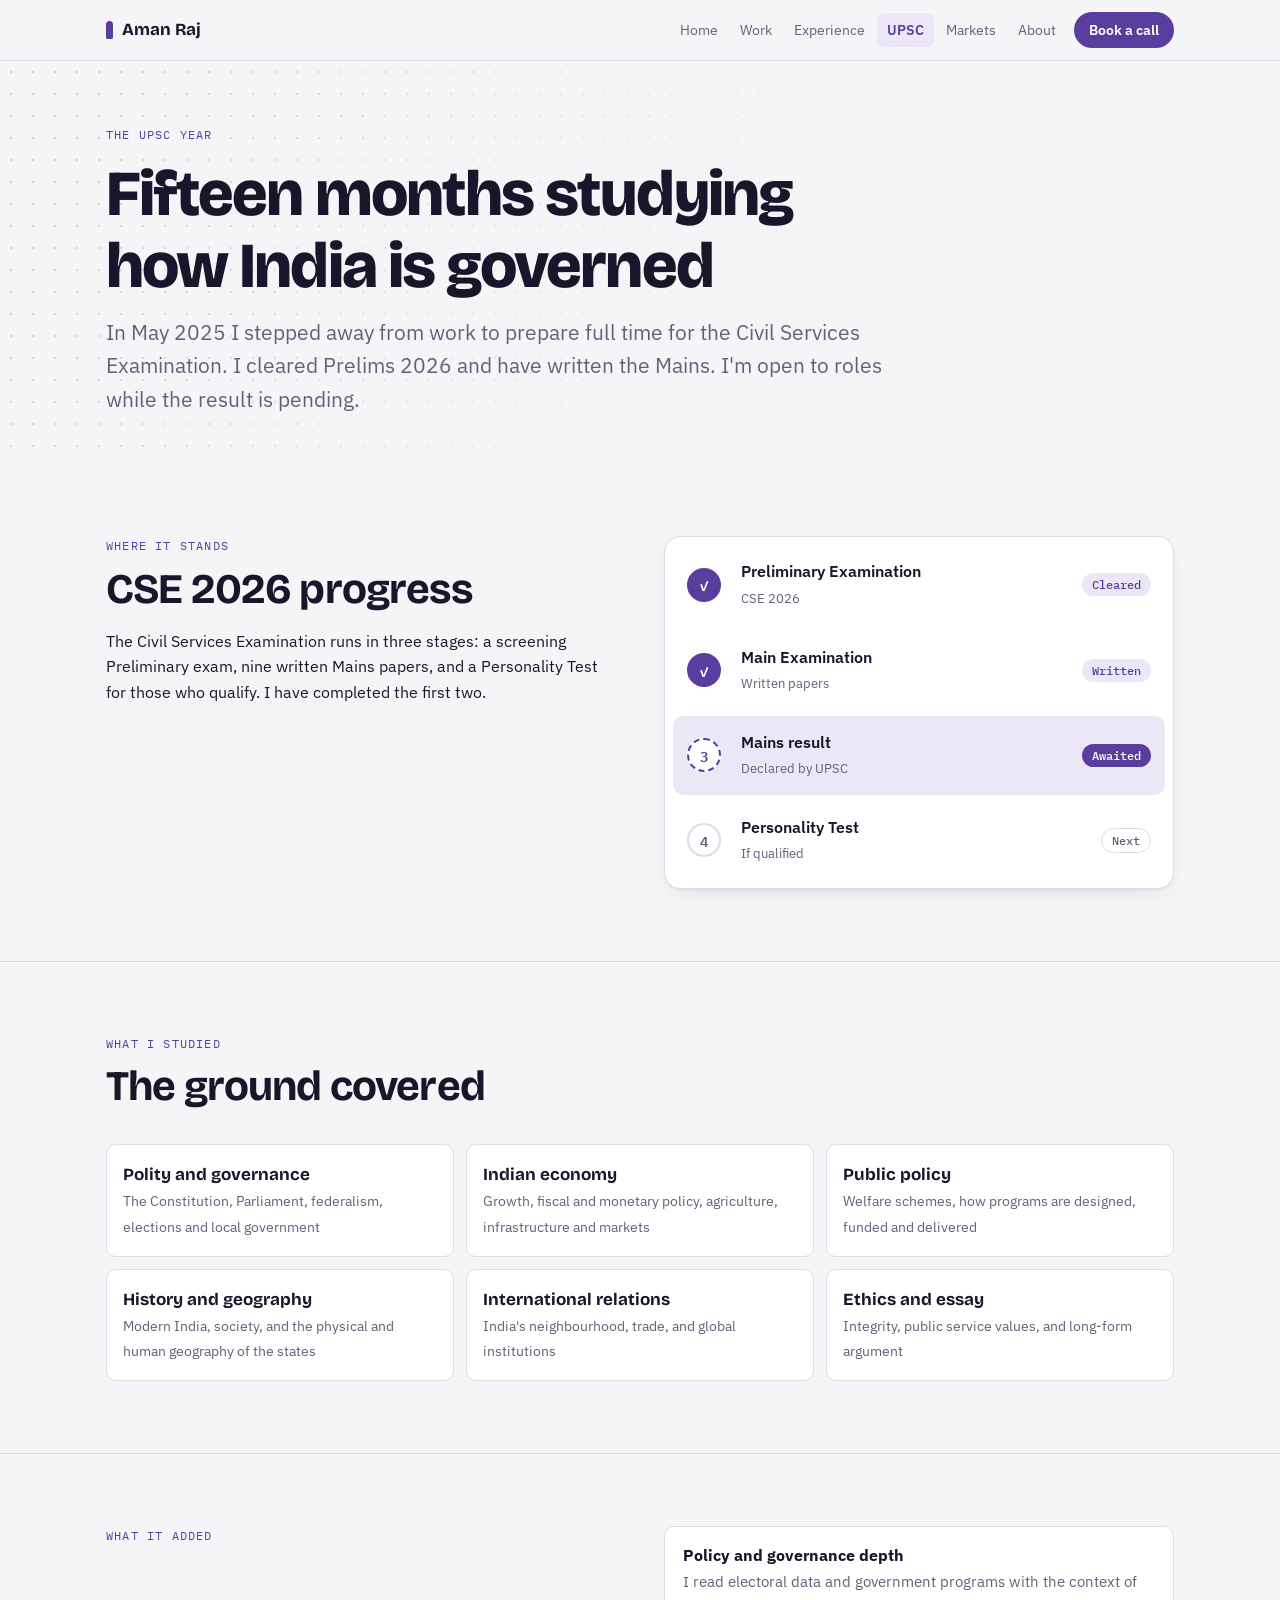
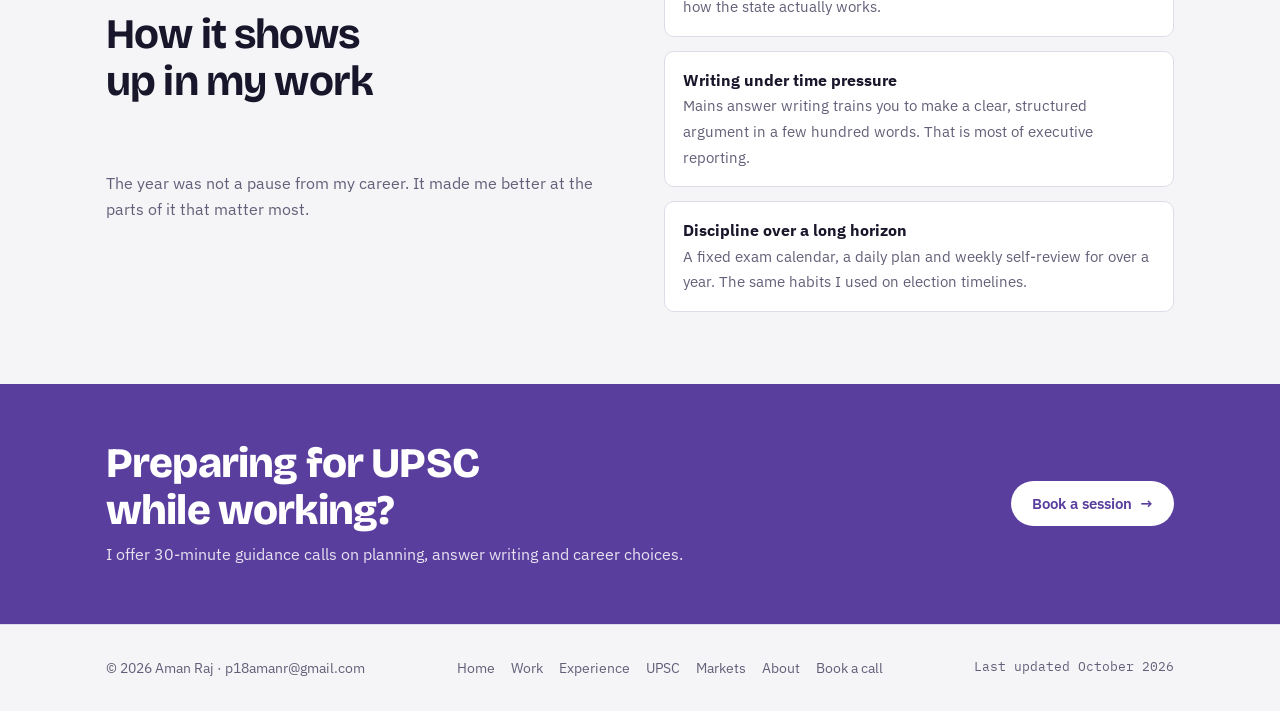
<file: upsc.html>
<!doctype html>
<html lang="en">
<head>
<meta charset="utf-8">
<meta name="viewport" content="width=device-width, initial-scale=1, viewport-fit=cover">
<title>UPSC · Aman Raj</title>
<meta name="description" content="Aman Raj's UPSC Civil Services journey: cleared Prelims 2026, wrote the Mains, result awaited.">
<meta property="og:title" content="UPSC · Aman Raj">
<meta property="og:description" content="Aman Raj's UPSC Civil Services journey: cleared Prelims 2026, wrote the Mains, result awaited.">
<meta property="og:type" content="website">
<meta name="theme-color" content="#5A3E9E">
<link rel="icon" href="data:image/svg+xml,%3Csvg xmlns='http://www.w3.org/2000/svg' viewBox='0 0 32 32'%3E%3Crect x='11' y='4' width='10' height='24' rx='5' fill='%235A3E9E'/%3E%3C/svg%3E">
<link rel="preconnect" href="https://fonts.googleapis.com">
<link rel="preconnect" href="https://fonts.gstatic.com" crossorigin>
<link rel="stylesheet" href="https://fonts.googleapis.com/css2?family=Bricolage+Grotesque:opsz,wght@12..96,500;12..96,700;12..96,800&family=IBM+Plex+Sans:wght@400;500;600&family=IBM+Plex+Mono:wght@400;500&display=swap">
<link rel="stylesheet" href="assets/style.css">
</head>
<body>
<header class="nav">
  <div class="wrap bar-in">
    <a class="brand" href="index.html"><span class="inkmark" aria-hidden="true"></span>Aman Raj</a>
    <div class="nav-r">
      <nav aria-label="Pages">
        <ul id="navlinks">
          <li><a href="index.html">Home</a></li>
          <li><a href="work.html">Work</a></li>
          <li><a href="experience.html">Experience</a></li>
          <li><a href="upsc.html" aria-current="page">UPSC</a></li>
          <li><a href="markets.html">Markets</a></li>
          <li><a href="about.html">About</a></li>
        </ul>
      </nav>
      <a class="btn primary" href="book.html">Book a call</a>
      <button class="menu" id="menu" type="button" aria-expanded="false" aria-controls="navlinks">Menu</button>
    </div>
  </div>
</header>

<main id="top">
<section class="pagehead dotted">
  <div class="wrap">
    <span class="eyebrow">The UPSC year</span>
    <h1>Fifteen months studying how India is governed</h1>
    <p class="lede">In May 2025 I stepped away from work to prepare full time for the Civil Services Examination. I cleared Prelims 2026 and have written the Mains. I'm open to roles while the result is pending.</p>
  </div>
</section>

<section class="block" aria-labelledby="status-h">
  <div class="wrap upsc">
    <div class="prose">
      <div class="head" style="margin-bottom:0"><span class="eyebrow">Where it stands</span><h2 id="status-h">CSE 2026 progress</h2></div>
      <p>The Civil Services Examination runs in three stages: a screening Preliminary exam, nine written Mains papers, and a Personality Test for those who qualify. I have completed the first two.</p>
    </div>
    <ol class="steps" aria-label="UPSC CSE 2026 progress">
      <li class="done"><span class="dot" aria-hidden="true">✓</span><div><b>Preliminary Examination</b><small>CSE 2026</small></div><span class="pill">Cleared</span></li>
      <li class="done"><span class="dot" aria-hidden="true">✓</span><div><b>Main Examination</b><small>Written papers</small></div><span class="pill">Written</span></li>
      <li class="now"><span class="dot" aria-hidden="true">3</span><div><b>Mains result</b><small>Declared by UPSC</small></div><span class="pill">Awaited</span></li>
      <li class="later"><span class="dot" aria-hidden="true">4</span><div><b>Personality Test</b><small>If qualified</small></div><span class="pill">Next</span></li>
    </ol>
  </div>
</section>

<section class="block" aria-labelledby="studied-h">
  <div class="wrap">
    <div class="head"><span class="eyebrow">What I studied</span><h2 id="studied-h">The ground covered</h2></div>
    <div class="subjects">
      <div><b>Polity and governance</b><span>The Constitution, Parliament, federalism, elections and local government</span></div>
      <div><b>Indian economy</b><span>Growth, fiscal and monetary policy, agriculture, infrastructure and markets</span></div>
      <div><b>Public policy</b><span>Welfare schemes, how programs are designed, funded and delivered</span></div>
      <div><b>History and geography</b><span>Modern India, society, and the physical and human geography of the states</span></div>
      <div><b>International relations</b><span>India's neighbourhood, trade, and global institutions</span></div>
      <div><b>Ethics and essay</b><span>Integrity, public service values, and long-form argument</span></div>
    </div>
  </div>
</section>

<section class="block" aria-labelledby="gain-h">
  <div class="wrap two">
    <div class="head"><span class="eyebrow">What it added</span><h2 id="gain-h">How it shows up in my work</h2><p>The year was not a pause from my career. It made me better at the parts of it that matter most.</p></div>
    <ul class="stack-list">
      <li><b>Policy and governance depth</b><span>I read electoral data and government programs with the context of how the state actually works.</span></li>
      <li><b>Writing under time pressure</b><span>Mains answer writing trains you to make a clear, structured argument in a few hundred words. That is most of executive reporting.</span></li>
      <li><b>Discipline over a long horizon</b><span>A fixed exam calendar, a daily plan and weekly self-review for over a year. The same habits I used on election timelines.</span></li>
    </ul>
  </div>
</section>

<section class="ctaband" aria-labelledby="cta-h">
  <div class="wrap">
    <div><h2 id="cta-h">Preparing for UPSC while working?</h2><p>I offer 30-minute guidance calls on planning, answer writing and career choices.</p></div>
    <div class="cta"><a class="btn inv" href="book.html">Book a session <span class="arr" aria-hidden="true">→</span></a></div>
  </div>
</section>

</main>

<footer><div class="wrap">
  <div>© 2026 Aman Raj · p18amanr@gmail.com</div>
  <nav aria-label="Footer"><a href="index.html">Home</a> <a href="work.html">Work</a> <a href="experience.html">Experience</a> <a href="upsc.html">UPSC</a> <a href="markets.html">Markets</a> <a href="about.html">About</a> <a href="book.html">Book a call</a></nav>
  <div class="upd">Last updated October 2026</div>
</div></footer>

<script src="assets/site.js"></script>
</body>
</html>
</file>
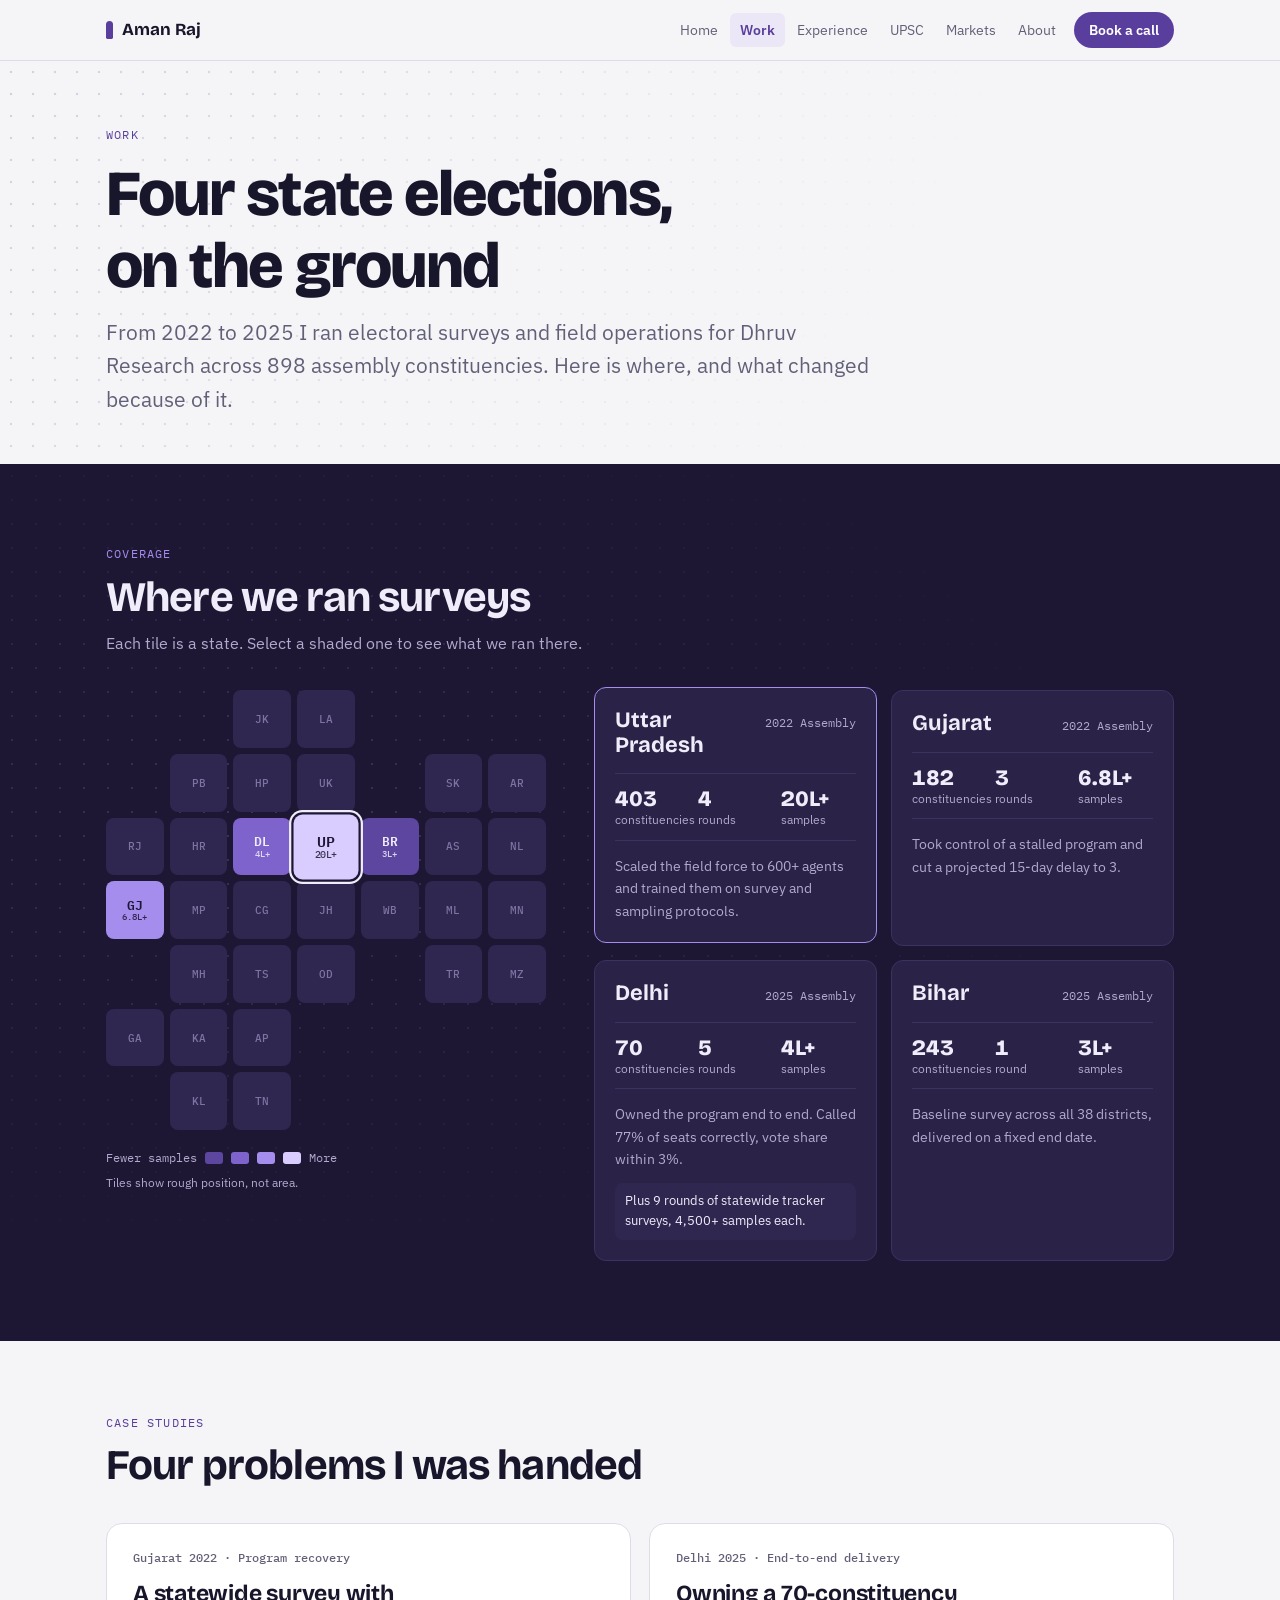
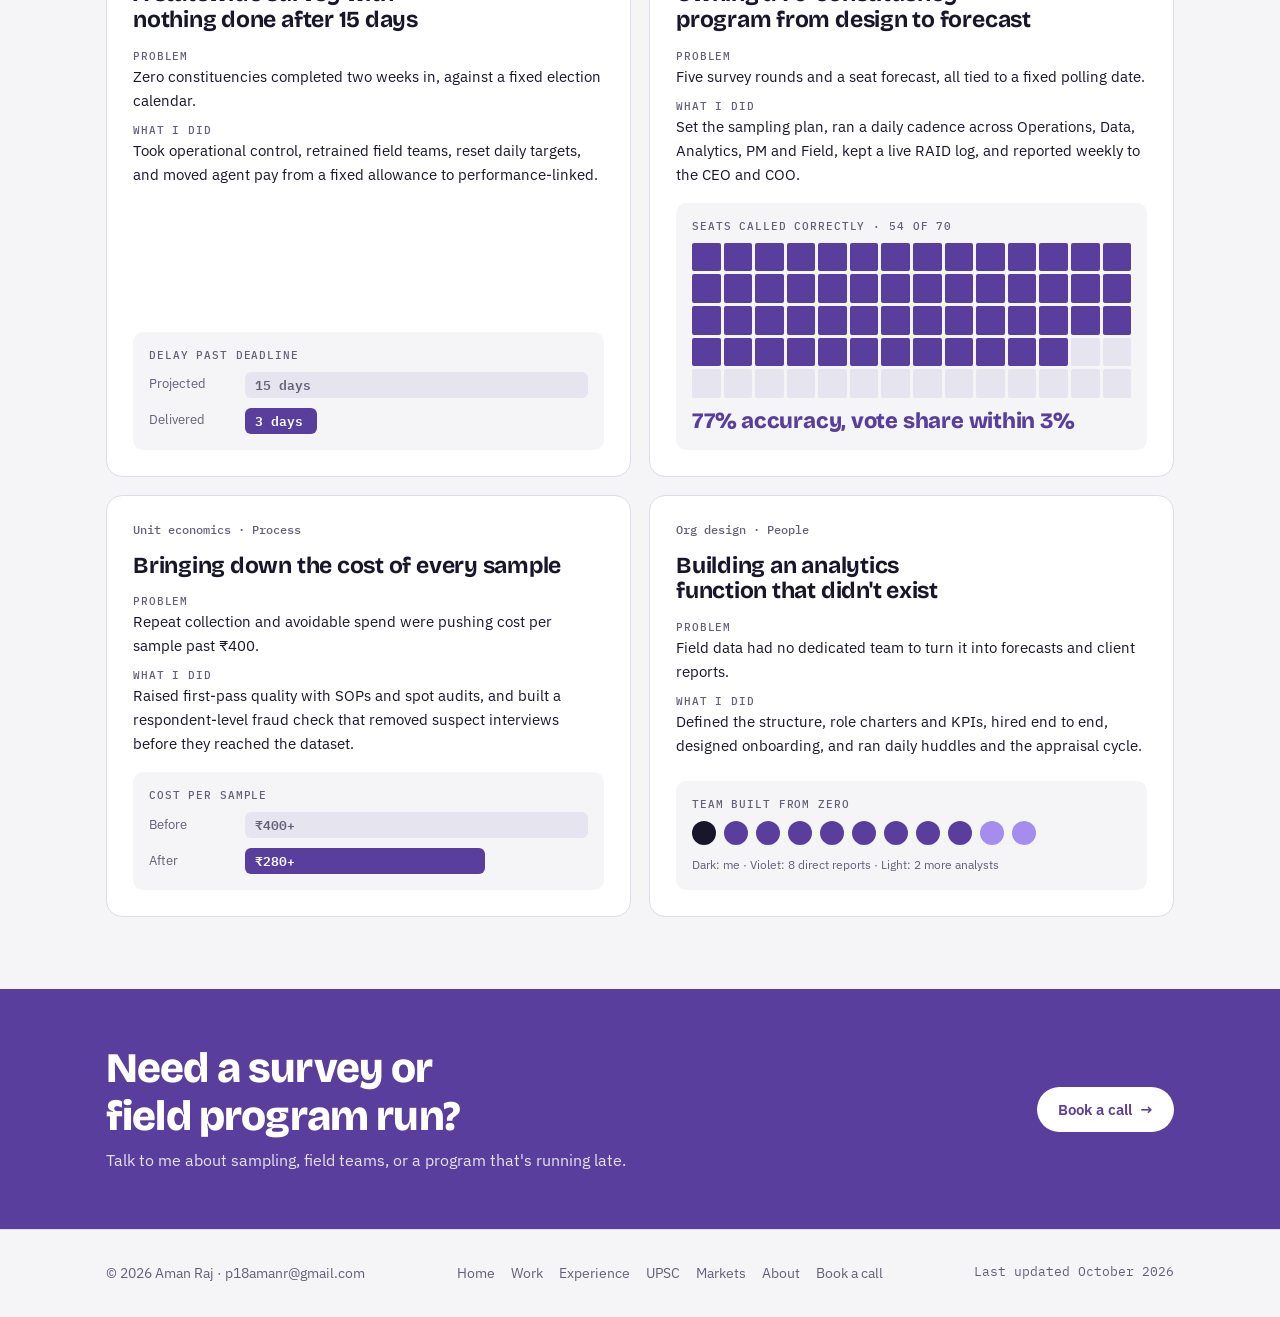
<file: work.html>
<!doctype html>
<html lang="en">
<head>
<meta charset="utf-8">
<meta name="viewport" content="width=device-width, initial-scale=1, viewport-fit=cover">
<title>Work · Aman Raj</title>
<meta name="description" content="Electoral research and field operations across UP, Gujarat, Delhi and Bihar: 898 constituencies, 34 lakh+ samples, and four case studies.">
<meta property="og:title" content="Work · Aman Raj">
<meta property="og:description" content="Electoral research and field operations across UP, Gujarat, Delhi and Bihar: 898 constituencies, 34 lakh+ samples, and four case studies.">
<meta property="og:type" content="website">
<meta name="theme-color" content="#5A3E9E">
<link rel="icon" href="data:image/svg+xml,%3Csvg xmlns='http://www.w3.org/2000/svg' viewBox='0 0 32 32'%3E%3Crect x='11' y='4' width='10' height='24' rx='5' fill='%235A3E9E'/%3E%3C/svg%3E">
<link rel="preconnect" href="https://fonts.googleapis.com">
<link rel="preconnect" href="https://fonts.gstatic.com" crossorigin>
<link rel="stylesheet" href="https://fonts.googleapis.com/css2?family=Bricolage+Grotesque:opsz,wght@12..96,500;12..96,700;12..96,800&family=IBM+Plex+Sans:wght@400;500;600&family=IBM+Plex+Mono:wght@400;500&display=swap">
<link rel="stylesheet" href="assets/style.css">
</head>
<body>
<header class="nav">
  <div class="wrap bar-in">
    <a class="brand" href="index.html"><span class="inkmark" aria-hidden="true"></span>Aman Raj</a>
    <div class="nav-r">
      <nav aria-label="Pages">
        <ul id="navlinks">
          <li><a href="index.html">Home</a></li>
          <li><a href="work.html" aria-current="page">Work</a></li>
          <li><a href="experience.html">Experience</a></li>
          <li><a href="upsc.html">UPSC</a></li>
          <li><a href="markets.html">Markets</a></li>
          <li><a href="about.html">About</a></li>
        </ul>
      </nav>
      <a class="btn primary" href="book.html">Book a call</a>
      <button class="menu" id="menu" type="button" aria-expanded="false" aria-controls="navlinks">Menu</button>
    </div>
  </div>
</header>

<main id="top">
<section class="pagehead dotted">
  <div class="wrap">
    <span class="eyebrow">Work</span>
    <h1>Four state elections, on the ground</h1>
    <p class="lede">From 2022 to 2025 I ran electoral surveys and field operations for Dhruv Research across 898 assembly constituencies. Here is where, and what changed because of it.</p>
  </div>
</section>

<section class="band" id="coverage" aria-labelledby="cov-h">
  <div class="wrap">
    <div class="head">
      <span class="eyebrow">Coverage</span>
      <h2 id="cov-h">Where we ran surveys</h2>
      <p>Each tile is a state. Select a shaded one to see what we ran there.</p>
    </div>
    <div class="coverage">
      <div>
        <div class="map" id="map" role="group" aria-label="Tile map of Indian states"></div>
        <div class="legend" aria-hidden="true"><span>Fewer samples</span><i class="l1"></i><i class="l2"></i><i class="l3"></i><i class="l4"></i><span>More</span></div>
        <p class="mapcap">Tiles show rough position, not area.</p>
      </div>
      <div class="states" id="states"></div>
    </div>
  </div>
</section>

<section class="block" id="cases" aria-labelledby="work-h">
  <div class="wrap">
    <div class="head">
      <span class="eyebrow">Case studies</span>
      <h2 id="work-h">Four problems I was handed</h2>
    </div>
    <div class="cases">
      <article class="case lift">
        <span class="tag">Gujarat 2022 · Program recovery</span>
        <h3>A statewide survey with nothing done after 15 days</h3>
        <dl>
          <div><dt>Problem</dt><dd>Zero constituencies completed two weeks in, against a fixed election calendar.</dd></div>
          <div><dt>What I did</dt><dd>Took operational control, retrained field teams, reset daily targets, and moved agent pay from a fixed allowance to performance-linked.</dd></div>
        </dl>
        <div class="viz">
          <span class="cap">Delay past deadline</span>
          <div class="cmp"><span class="lbl">Projected</span><div class="track"><div class="fill old" style="width:100%">15 days</div></div></div>
          <div class="cmp"><span class="lbl">Delivered</span><div class="track"><div class="fill new" style="width:20%;min-width:72px">3 days</div></div></div>
        </div>
      </article>
      <article class="case lift">
        <span class="tag">Delhi 2025 · End-to-end delivery</span>
        <h3>Owning a 70-constituency program from design to forecast</h3>
        <dl>
          <div><dt>Problem</dt><dd>Five survey rounds and a seat forecast, all tied to a fixed polling date.</dd></div>
          <div><dt>What I did</dt><dd>Set the sampling plan, ran a daily cadence across Operations, Data, Analytics, PM and Field, kept a live RAID log, and reported weekly to the CEO and COO.</dd></div>
        </dl>
        <div class="viz">
          <span class="cap">Seats called correctly · 54 of 70</span>
          <div class="seats" id="seats" role="img" aria-label="54 of 70 seats called correctly"></div>
          <div class="result">77% accuracy, vote share within 3%</div>
        </div>
      </article>
      <article class="case lift">
        <span class="tag">Unit economics · Process</span>
        <h3>Bringing down the cost of every sample</h3>
        <dl>
          <div><dt>Problem</dt><dd>Repeat collection and avoidable spend were pushing cost per sample past ₹400.</dd></div>
          <div><dt>What I did</dt><dd>Raised first-pass quality with SOPs and spot audits, and built a respondent-level fraud check that removed suspect interviews before they reached the dataset.</dd></div>
        </dl>
        <div class="viz">
          <span class="cap">Cost per sample</span>
          <div class="cmp"><span class="lbl">Before</span><div class="track"><div class="fill old" style="width:100%">₹400+</div></div></div>
          <div class="cmp"><span class="lbl">After</span><div class="track"><div class="fill new" style="width:70%">₹280+</div></div></div>
        </div>
      </article>
      <article class="case lift">
        <span class="tag">Org design · People</span>
        <h3>Building an analytics function that didn't exist</h3>
        <dl>
          <div><dt>Problem</dt><dd>Field data had no dedicated team to turn it into forecasts and client reports.</dd></div>
          <div><dt>What I did</dt><dd>Defined the structure, role charters and KPIs, hired end to end, designed onboarding, and ran daily huddles and the appraisal cycle.</dd></div>
        </dl>
        <div class="viz">
          <span class="cap">Team built from zero</span>
          <div class="people" role="img" aria-label="10 analysts, 8 reporting directly to Aman">
            <i class="lead"></i><i></i><i></i><i></i><i></i><i></i><i></i><i></i><i></i><i class="peer"></i><i class="peer"></i>
          </div>
          <span class="vkeys">Dark: me · Violet: 8 direct reports · Light: 2 more analysts</span>
        </div>
      </article>
    </div>
  </div>
</section>

<section class="ctaband" aria-labelledby="cta-h">
  <div class="wrap">
    <div><h2 id="cta-h">Need a survey or field program run?</h2><p>Talk to me about sampling, field teams, or a program that's running late.</p></div>
    <div class="cta"><a class="btn inv" href="book.html">Book a call <span class="arr" aria-hidden="true">→</span></a></div>
  </div>
</section>

</main>

<footer><div class="wrap">
  <div>© 2026 Aman Raj · p18amanr@gmail.com</div>
  <nav aria-label="Footer"><a href="index.html">Home</a> <a href="work.html">Work</a> <a href="experience.html">Experience</a> <a href="upsc.html">UPSC</a> <a href="markets.html">Markets</a> <a href="about.html">About</a> <a href="book.html">Book a call</a></nav>
  <div class="upd">Last updated October 2026</div>
</div></footer>

<script src="assets/site.js"></script>
</body>
</html>
</file>
<file: assets/style.css>
/* Aman Raj site. Layout: multi-page field-report site; dotted-ballot page heads, a deep ink band for the India map, to-scale visuals in case studies. Accent: indelible-ink violet. */
:root{
  --bg:#F5F5F8; --surface:#FFFFFF; --fg:#18162A; --muted:#626078; --line:#DEDCE8; --dot:#D3CFE0;
  --accent:#5A3E9E; --accent-soft:#ECE7F7; --on-accent:#FFFFFF;
  --tile:#E6E4EE; --tile-fg:#8A879E; --good:#2F7A55; --warn:#8A5A00; --warn-soft:#FFF4DC; --warn-line:#EBCB85;
  --band:#1E1734; --band-card:#2A2247; --band-line:#3B3260; --band-fg:#F0ECFA; --band-muted:#B2AACD;
  --btile:#2F2750; --btile-fg:#7D74A3; --b1:#5C46A0; --b2:#7E63CC; --b3:#A58DEE; --b4:#D9CCFF; --b-dark:#1E1734;
  --s1:#3B2478; --s2:#5A3E9E; --s3:#8E73D0; --s4:#C4B5EC;
  --overlay:rgba(14,11,24,.86);
  --f-display:"Bricolage Grotesque","Segoe UI",system-ui,sans-serif;
  --f-body:"IBM Plex Sans","Segoe UI",system-ui,-apple-system,sans-serif;
  --f-mono:"IBM Plex Mono",ui-monospace,"SFMono-Regular",Menlo,monospace;
  --radius:12px; --wrap:1100px;
  --shadow:0 1px 2px rgba(24,22,42,.05),0 8px 24px -12px rgba(24,22,42,.18);
}
@media (prefers-color-scheme: dark){
  :root:not([data-theme="light"]){
    --bg:#121019; --surface:#1B1826; --fg:#ECEAF4; --muted:#A3A0B8; --line:#2E2A3E; --dot:#2B2740;
    --accent:#B39DF2; --accent-soft:#2A2340; --on-accent:#140F22; --tile:#25212F; --tile-fg:#6F6B84; --good:#6FCB9C;
    --warn:#F2C46B; --warn-soft:#2A2214; --warn-line:#5C4A22;
    --band:#1D1730; --band-card:#271F40; --band-line:#3A3158;
    --s1:#D9CCFF; --s2:#A58DEE; --s3:#7E63CC; --s4:#5C46A0;
    --shadow:0 1px 2px rgba(0,0,0,.3),0 10px 30px -14px rgba(0,0,0,.7);
    color-scheme:dark;
  }
}
:root[data-theme="dark"]{
  --bg:#121019; --surface:#1B1826; --fg:#ECEAF4; --muted:#A3A0B8; --line:#2E2A3E; --dot:#2B2740;
  --accent:#B39DF2; --accent-soft:#2A2340; --on-accent:#140F22; --tile:#25212F; --tile-fg:#6F6B84; --good:#6FCB9C;
  --warn:#F2C46B; --warn-soft:#2A2214; --warn-line:#5C4A22;
  --band:#1D1730; --band-card:#271F40; --band-line:#3A3158;
  --s1:#D9CCFF; --s2:#A58DEE; --s3:#7E63CC; --s4:#5C46A0;
  --shadow:0 1px 2px rgba(0,0,0,.3),0 10px 30px -14px rgba(0,0,0,.7);
  color-scheme:dark;
}
*{box-sizing:border-box}
:root{padding-top:env(safe-area-inset-top,0px);padding-bottom:env(safe-area-inset-bottom,0px)}
html{scroll-behavior:smooth}
body{margin:0;background:var(--bg);color:var(--fg);font-family:var(--f-body);font-size:16px;line-height:1.6;-webkit-font-smoothing:antialiased}
body::before{content:"";position:fixed;inset:0 0 auto;height:env(safe-area-inset-top,0px);z-index:10;background:var(--bg)}
img{max-width:100%}
[hidden]{display:none!important}
a{color:var(--accent);text-underline-offset:3px}
a:focus-visible,button:focus-visible{outline:2px solid var(--accent);outline-offset:3px;border-radius:4px}
h1,h2,h3{font-family:var(--f-display);text-wrap:balance;margin:0;line-height:1.12}
p{margin:0}
.wrap{max-width:var(--wrap);margin:0 auto;padding-left:max(16px,env(safe-area-inset-left,0px));padding-right:max(16px,env(safe-area-inset-right,0px))}
.eyebrow{font-family:var(--f-mono);font-size:12px;letter-spacing:.1em;text-transform:uppercase;color:var(--accent)}
.lift{transition:transform .2s ease,box-shadow .2s ease,border-color .2s}
.lift:hover{transform:translateY(-3px);box-shadow:var(--shadow)}
@media (prefers-reduced-motion: reduce){html{scroll-behavior:auto}*,*::before{transition:none!important;animation:none!important}}

/* nav */
.nav{position:sticky;top:env(safe-area-inset-top,0px);z-index:9;background:color-mix(in srgb,var(--bg) 90%,transparent);backdrop-filter:blur(10px);-webkit-backdrop-filter:blur(10px);border-bottom:1px solid var(--line)}
.nav .bar-in{display:flex;align-items:center;justify-content:space-between;gap:16px;padding-block:12px}
.brand{font-family:var(--f-display);font-weight:700;font-size:17px;color:var(--fg);text-decoration:none;display:flex;align-items:center;gap:9px}
.inkmark{display:inline-block;width:7px;height:18px;border-radius:5px 5px 2px 2px;background:var(--accent)}
.nav-r{display:flex;align-items:center;gap:8px}
.nav ul{display:flex;gap:2px;list-style:none;margin:0;padding:0}
.nav ul a{color:var(--muted);text-decoration:none;font-size:14px;padding:6px 10px;border-radius:6px;display:block}
.nav ul a:hover{color:var(--fg);background:var(--accent-soft)}
.nav ul a[aria-current="page"]{color:var(--accent);background:var(--accent-soft);font-weight:600}
.nav .btn{padding:8px 14px;font-size:14px}
.menu{display:none;border:1px solid var(--line);background:var(--surface);color:var(--fg);border-radius:8px;padding:7px 11px;font:600 14px var(--f-body);cursor:pointer}
@media (max-width:900px){
  .menu{display:inline-flex}
  .nav ul{display:none;position:absolute;left:0;right:0;top:100%;flex-direction:column;gap:2px;background:var(--bg);border-bottom:1px solid var(--line);padding:8px max(16px,env(safe-area-inset-right,0px)) 14px max(16px,env(safe-area-inset-left,0px))}
  .nav ul.open{display:flex}
  .nav ul a{font-size:16px;padding:10px 12px}
}
@media (max-width:420px){.nav .btn{display:none}}

/* buttons */
.btn{display:inline-flex;align-items:center;justify-content:center;gap:8px;font:600 15px var(--f-body);padding:12px 20px;border-radius:999px;text-decoration:none;cursor:pointer;border:1px solid transparent;transition:transform .15s,filter .15s}
.btn.primary{background:var(--accent);color:var(--on-accent)}
.btn.ghost{border-color:var(--line);color:var(--fg);background:var(--surface)}
.btn:hover{transform:translateY(-1px);filter:brightness(1.06)}
.btn .arr{transition:transform .15s}
.btn:hover .arr{transform:translateX(3px)}
.cta{display:flex;flex-wrap:wrap;gap:12px;margin-top:30px}
.chip{font-size:13px;padding:5px 12px;border:1px solid var(--line);border-radius:999px;color:var(--fg);background:var(--surface)}
.roles{display:flex;flex-wrap:wrap;gap:8px;margin-top:22px}

/* dotted heads */
.dotted{position:relative;overflow:hidden}
.dotted::before{content:"";position:absolute;inset:0;background-image:radial-gradient(var(--dot) 1.3px,transparent 1.6px);background-size:22px 22px;-webkit-mask-image:linear-gradient(115deg,#000 0%,transparent 70%);mask-image:linear-gradient(115deg,#000 0%,transparent 70%);pointer-events:none}
.dotted > .wrap{position:relative}
.pagehead .wrap{padding-block:64px 48px;display:grid;gap:14px}
.pagehead h1{font-size:clamp(38px,6vw,64px);font-weight:800;letter-spacing:-.03em;max-width:18ch}
.pagehead .lede{font-size:clamp(18px,2vw,21px);color:var(--muted);max-width:60ch}

/* home hero */
.hero .wrap{display:grid;grid-template-columns:minmax(0,1.45fr) minmax(0,1fr);gap:56px;padding-block:72px 64px;align-items:center}
.who{display:flex;align-items:center;gap:16px;margin-bottom:26px}
.avatar{width:76px;height:76px;border-radius:50%;flex:none;position:relative;background:linear-gradient(140deg,var(--accent),var(--b1));color:var(--on-accent);display:flex;align-items:center;justify-content:center;font:800 26px var(--f-display);box-shadow:0 0 0 4px var(--bg),0 0 0 6px var(--accent-soft);overflow:hidden}
.avatar img{width:100%;height:100%;object-fit:cover;position:absolute;inset:0}
.status{display:inline-flex;align-items:center;gap:8px;font-size:13px;color:var(--good);font-family:var(--f-mono)}
.pulse{width:9px;height:9px;border-radius:50%;background:var(--good);animation:pulse 2.4s infinite}
@keyframes pulse{0%{box-shadow:0 0 0 0 color-mix(in srgb,var(--good) 55%,transparent)}70%{box-shadow:0 0 0 9px transparent}100%{box-shadow:0 0 0 0 transparent}}
.loc{font-size:13px;color:var(--muted);margin-top:2px}
.hero h1{font-size:clamp(46px,7.4vw,84px);font-weight:800;letter-spacing:-.035em;line-height:.98}
.hero h1 .accent{color:var(--accent)}
.hero .lede{font-size:clamp(20px,2.3vw,25px);font-family:var(--f-display);font-weight:500;margin-top:22px;max-width:28ch;line-height:1.28}
.hero .sub{color:var(--muted);margin-top:16px;max-width:56ch}
.ledger{background:var(--surface);border:1px solid var(--line);border-radius:16px;padding:24px;box-shadow:var(--shadow);position:relative}
.ledger::after{content:"";position:absolute;top:-1px;left:24px;right:24px;height:3px;border-radius:0 0 3px 3px;background:var(--accent)}
.ledger h2{font:500 12px var(--f-mono);color:var(--muted);letter-spacing:.1em;text-transform:uppercase}
.ledger dl{margin:12px 0 0;display:grid;grid-template-columns:repeat(2,minmax(0,1fr))}
.ledger .row{padding:14px 0;border-top:1px dashed var(--line)}
.ledger .row:nth-child(odd){padding-right:12px}
.ledger dt{color:var(--muted);font-size:13px}
.ledger dd{margin:2px 0 0;font-family:var(--f-display);font-weight:800;font-size:34px;line-height:1.05;font-variant-numeric:tabular-nums;letter-spacing:-.02em}
.stack{margin-top:18px}
.stack .lab{display:flex;justify-content:space-between;font:500 11px var(--f-mono);color:var(--muted);letter-spacing:.06em;text-transform:uppercase;margin-bottom:8px}
.sbar{display:flex;height:14px;border-radius:999px;overflow:hidden;gap:2px;background:var(--tile)}
.sbar span{display:block;height:100%}
.keys{display:flex;flex-wrap:wrap;gap:6px 14px;margin-top:10px;font-size:12px;color:var(--muted)}
.keys i{display:inline-block;width:9px;height:9px;border-radius:2px;margin-right:5px}
.s1{background:var(--s1)}.s2{background:var(--s2)}.s3{background:var(--s3)}.s4{background:var(--s4)}
@media (max-width:860px){.hero .wrap{grid-template-columns:minmax(0,1fr);gap:40px;padding-block:48px}}

/* sections */
section.block{padding-block:72px}
section.block + section.block{border-top:1px solid var(--line)}
.head{display:grid;gap:10px;margin-bottom:34px;max-width:64ch}
.head h2{font-size:clamp(28px,3.8vw,42px);font-weight:700;letter-spacing:-.02em}
.head p{color:var(--muted)}

/* impact */
.impact{display:grid;grid-template-columns:repeat(3,minmax(0,1fr));gap:14px}
.impact div{padding:22px;border:1px solid var(--line);border-radius:var(--radius);background:var(--surface)}
.impact b{display:block;font-family:var(--f-display);font-size:38px;font-weight:800;letter-spacing:-.02em;font-variant-numeric:tabular-nums;color:var(--accent);line-height:1.05}
.impact span{display:block;font-size:14px;color:var(--muted);margin-top:8px}
@media (max-width:720px){.impact{grid-template-columns:repeat(2,minmax(0,1fr))}.impact b{font-size:30px}}

/* explore cards (home) */
.explore{display:grid;grid-template-columns:repeat(3,minmax(0,1fr));gap:16px}
.explore a{display:flex;flex-direction:column;gap:8px;padding:22px;border:1px solid var(--line);border-radius:16px;background:var(--surface);color:var(--fg);text-decoration:none;min-width:0}
.explore a:hover{border-color:var(--accent)}
.explore .k{font:500 12px var(--f-mono);color:var(--accent);letter-spacing:.06em;text-transform:uppercase}
.explore h3{font-size:21px}
.explore p{color:var(--muted);font-size:15px;flex:1}
.explore .go{font-weight:600;color:var(--accent);font-size:14px}
@media (max-width:860px){.explore{grid-template-columns:repeat(2,minmax(0,1fr))}}
@media (max-width:560px){.explore{grid-template-columns:minmax(0,1fr)}}

/* coverage band */
.band{background:var(--band);color:var(--band-fg);padding-block:80px;position:relative;overflow:hidden}
.band::before{content:"";position:absolute;inset:0;background-image:radial-gradient(var(--band-line) 1.2px,transparent 1.5px);background-size:24px 24px;-webkit-mask-image:radial-gradient(ellipse at 20% 40%,#000 0%,transparent 60%);mask-image:radial-gradient(ellipse at 20% 40%,#000 0%,transparent 60%);pointer-events:none}
.band .wrap{position:relative}
.band .eyebrow{color:var(--b3)}
.band .head p{color:var(--band-muted)}
.coverage{display:grid;grid-template-columns:minmax(0,440px) minmax(0,1fr);gap:48px;align-items:start}
.map{display:grid;grid-template-columns:repeat(7,1fr);gap:6px;width:100%;max-width:440px}
.tile{aspect-ratio:1;max-width:100%;border-radius:8px;background:var(--btile);color:var(--btile-fg);font:500 11px var(--f-mono);display:flex;align-items:center;justify-content:center;border:0;padding:0;cursor:default}
.tile.on{cursor:pointer;font-weight:600;font-size:13px;transition:transform .18s,box-shadow .18s;flex-direction:column;line-height:1.1}
.tile.on small{font-size:9px;font-weight:500;opacity:.85}
.tile.on:hover,.tile.on.sel{transform:scale(1.12);box-shadow:0 0 0 2px var(--band),0 0 0 4px var(--band-fg);z-index:1}
.l1{background:var(--b1);color:var(--band-fg)}.l2{background:var(--b2);color:var(--band-fg)}.l3{background:var(--b3);color:var(--b-dark)}.l4{background:var(--b4);color:var(--b-dark)}
.legend{display:flex;align-items:center;gap:8px;margin-top:18px;font-size:12px;color:var(--band-muted);font-family:var(--f-mono);flex-wrap:wrap}
.legend i{display:inline-block;width:18px;height:12px;border-radius:3px}
.mapcap{font-size:12px;color:var(--band-muted);margin-top:6px}
.states{display:grid;grid-template-columns:repeat(2,minmax(0,1fr));gap:14px}
.state{background:var(--band-card);border:1px solid var(--band-line);border-radius:var(--radius);padding:20px;transition:border-color .2s,transform .2s;min-width:0}
.state.sel{border-color:var(--b3);transform:translateY(-3px)}
.state .top{display:flex;justify-content:space-between;align-items:baseline;gap:8px}
.state h3{font-size:22px}
.state .yr{font-family:var(--f-mono);font-size:12px;color:var(--band-muted);white-space:nowrap}
.state .nums{display:grid;grid-template-columns:repeat(3,minmax(0,1fr));gap:8px;margin:16px 0 14px;padding-block:12px;border-block:1px solid var(--band-line)}
.state .nums b{display:block;font:800 22px var(--f-display);font-variant-numeric:tabular-nums}
.state .nums span{font-size:12px;color:var(--band-muted);line-height:1.3;display:block}
.state p{font-size:14px;color:var(--band-muted)}
.state .extra{margin-top:12px;font-size:13px;padding:8px 10px;border-radius:8px;background:var(--btile);color:var(--band-fg)}
@media (max-width:900px){.coverage{grid-template-columns:minmax(0,1fr)}.map{margin:0 auto}}
@media (max-width:560px){.states{grid-template-columns:minmax(0,1fr)}}

/* case studies */
.cases{display:grid;grid-template-columns:repeat(2,minmax(0,1fr));gap:18px}
.case{border:1px solid var(--line);border-radius:16px;padding:26px;background:var(--surface);display:flex;flex-direction:column;gap:16px;min-width:0}
.case .tag{font:500 12px var(--f-mono);color:var(--muted)}
.case h3{font-size:23px;letter-spacing:-.01em}
.case dl{margin:0;display:grid;gap:10px}
.case dt{font:500 11px var(--f-mono);text-transform:uppercase;letter-spacing:.08em;color:var(--muted)}
.case dd{margin:2px 0 0;font-size:15px}
.viz{margin-top:auto;padding:16px;border-radius:10px;background:var(--bg);display:grid;gap:10px}
.viz .cap{font:500 11px var(--f-mono);text-transform:uppercase;letter-spacing:.08em;color:var(--muted)}
.cmp{display:grid;grid-template-columns:86px minmax(0,1fr);gap:10px;align-items:center;font-size:13px}
.cmp .track{height:26px}
.cmp .fill{height:100%;border-radius:6px;display:flex;align-items:center;padding:0 10px;font:600 13px var(--f-mono);white-space:nowrap}
.fill.old{background:var(--tile);color:var(--muted)}
.fill.new{background:var(--accent);color:var(--on-accent)}
.cmp .lbl{color:var(--muted)}
.seats{display:grid;grid-template-columns:repeat(14,1fr);gap:3px}
.seats i{aspect-ratio:1;border-radius:2px;background:var(--tile)}
.seats i.hit{background:var(--accent)}
.people{display:flex;flex-wrap:wrap;gap:8px}
.people i{width:24px;height:24px;border-radius:50%;background:var(--accent)}
.people i.lead{background:var(--fg)}
.people i.peer{background:var(--b3)}
.result{font:800 22px var(--f-display);color:var(--accent);letter-spacing:-.01em}
.vkeys{font-size:12px;color:var(--muted)}
@media (max-width:760px){.cases{grid-template-columns:minmax(0,1fr)}}

/* timeline */
.timeline{display:grid;border-left:2px solid var(--line);margin-left:6px}
.job{position:relative;padding:0 0 40px 30px;display:grid;grid-template-columns:minmax(0,190px) minmax(0,1fr);gap:24px}
.job:last-child{padding-bottom:4px}
.job::before{content:"";position:absolute;left:-9px;top:6px;width:16px;height:16px;border-radius:50%;background:var(--bg);border:3px solid var(--accent)}
.job.break::before{background:var(--accent)}
.job .when{font:500 13px var(--f-mono);color:var(--muted);padding-top:4px}
.job .when b{display:block;font:800 22px var(--f-display);color:var(--fg);letter-spacing:-.01em}
.job .where{font-size:14px;color:var(--muted)}
.job h3{font-size:21px}
.job ul{margin:10px 0 0;padding-left:18px;display:grid;gap:6px}
.job li{font-size:15px}
.job li::marker{color:var(--accent)}
.subrole{margin-top:18px;padding:16px 18px;border-radius:10px;background:var(--surface);border:1px solid var(--line)}
.subrole h4{margin:0;font-size:15px;font-weight:600}
.subrole .when2{font:500 12px var(--f-mono);color:var(--muted)}
@media (max-width:720px){.job{grid-template-columns:minmax(0,1fr);gap:6px}}

/* upsc */
.upsc{display:grid;grid-template-columns:minmax(0,1fr) minmax(0,1fr);gap:48px;align-items:start}
.steps{list-style:none;margin:0;padding:8px;display:grid;gap:6px;background:var(--surface);border:1px solid var(--line);border-radius:16px;box-shadow:var(--shadow)}
.steps li{display:grid;grid-template-columns:40px minmax(0,1fr) auto;gap:14px;align-items:center;padding:14px;border-radius:10px}
.steps li.now{background:var(--accent-soft)}
.dot{width:34px;height:34px;border-radius:50%;display:flex;align-items:center;justify-content:center;font:600 14px var(--f-mono);border:2px solid var(--line);color:var(--muted);background:var(--surface)}
.done .dot{background:var(--accent);border-color:var(--accent);color:var(--on-accent)}
.now .dot{border-color:var(--accent);color:var(--accent);border-style:dashed}
.steps b{display:block;font-weight:600}
.steps small{color:var(--muted);font-size:13px}
.pill{font:500 12px var(--f-mono);padding:4px 10px;border-radius:999px;white-space:nowrap}
.done .pill{background:var(--accent-soft);color:var(--accent)}
.now .pill{background:var(--accent);color:var(--on-accent)}
.later .pill{color:var(--muted);border:1px solid var(--line)}
.stack-list{display:grid;gap:14px;margin:0;padding:0;list-style:none}
.stack-list li{padding:16px 18px;border-radius:10px;border:1px solid var(--line);background:var(--surface)}
.stack-list b{display:block}
.stack-list span{color:var(--muted);font-size:15px}
.prose{display:grid;gap:16px;max-width:64ch}
.subjects{display:grid;grid-template-columns:repeat(3,minmax(0,1fr));gap:12px}
.subjects div{padding:16px;border-radius:10px;border:1px solid var(--line);background:var(--surface)}
.subjects b{display:block;font-family:var(--f-display);font-size:17px}
.subjects span{font-size:14px;color:var(--muted)}
@media (max-width:860px){.upsc{grid-template-columns:minmax(0,1fr)}.subjects{grid-template-columns:repeat(2,minmax(0,1fr))}}
@media (max-width:520px){.subjects{grid-template-columns:minmax(0,1fr)}}

/* booking */
.sessions{display:grid;grid-template-columns:repeat(3,minmax(0,1fr));gap:18px}
.session{border:1px solid var(--line);border-radius:16px;padding:24px;background:var(--surface);display:flex;flex-direction:column;gap:12px;min-width:0}
.session.featured{border-color:var(--accent);box-shadow:0 0 0 1px var(--accent)}
.session .len{font:500 13px var(--f-mono);color:var(--accent)}
.session h3{font-size:22px}
.session p{color:var(--muted);font-size:15px;flex:1}
.session .whoami{font-size:13px;color:var(--muted)}
.soon{font:500 12px var(--f-mono);color:var(--muted);text-align:center}
.faq{display:grid;gap:10px;max-width:760px}
.faq details{border:1px solid var(--line);border-radius:10px;background:var(--surface);padding:14px 18px}
.faq summary{cursor:pointer;font-weight:600}
.faq p{color:var(--muted);margin-top:8px}
@media (max-width:860px){.sessions{grid-template-columns:minmax(0,1fr)}}

/* skills + edu */
.two{display:grid;grid-template-columns:minmax(0,1fr) minmax(0,1fr);gap:48px}
.skillgroup{margin-bottom:22px}
.skillgroup h3{font:600 14px var(--f-body);margin-bottom:10px}
.skillgroup .roles{margin-top:0}
.edu{display:grid;gap:10px}
.edu div{padding:14px 16px;border-radius:10px;border:1px solid var(--line);background:var(--surface)}
.edu div b{display:block;font-weight:600}
.edu div span{color:var(--muted);font-size:14px}
@media (max-width:760px){.two{grid-template-columns:minmax(0,1fr)}}

/* about */
.facts{display:grid;grid-template-columns:repeat(2,minmax(0,1fr));gap:0;border:1px solid var(--line);border-radius:14px;background:var(--surface);overflow:hidden}
.facts div{padding:16px 18px;border-bottom:1px solid var(--line)}
.facts div:nth-child(odd){border-right:1px solid var(--line)}
.facts div:nth-last-child(-n+2){border-bottom:0}
.facts dt{font:500 11px var(--f-mono);text-transform:uppercase;letter-spacing:.08em;color:var(--muted)}
.facts dd{margin:3px 0 0;font-weight:500}
@media (max-width:560px){.facts{grid-template-columns:minmax(0,1fr)}.facts div{border-right:0!important;border-bottom:1px solid var(--line)!important}.facts div:last-child{border-bottom:0!important}}
.cards{display:grid;gap:10px}
.cline{display:flex;align-items:center;justify-content:space-between;gap:12px;padding:14px 16px;border:1px solid var(--line);border-radius:10px;background:var(--surface);min-width:0}
.cline .k{font:500 11px var(--f-mono);text-transform:uppercase;letter-spacing:.08em;color:var(--muted)}
.cline .v{font-size:16px;word-break:break-word;user-select:all}
.cline a.v{user-select:auto}
.copy{font:500 13px var(--f-mono);padding:6px 12px;border-radius:999px;border:1px solid var(--line);background:var(--bg);color:var(--fg);cursor:pointer;white-space:nowrap;text-decoration:none}
.resumes{display:grid;gap:8px}
.resumes a{display:flex;justify-content:space-between;align-items:center;gap:12px;padding:14px 16px;border:1px solid var(--line);border-radius:10px;text-decoration:none;color:var(--fg);background:var(--surface);font-weight:500}
.resumes a:hover{border-color:var(--accent)}
.resumes a span{font:500 12px var(--f-mono);color:var(--accent)}

/* markets */
.notice{display:grid;grid-template-columns:auto minmax(0,1fr);gap:14px;padding:18px 20px;border-radius:14px;background:var(--warn-soft);border:1px solid var(--warn-line);color:var(--fg)}
.notice .ic{width:30px;height:30px;border-radius:50%;background:var(--warn);color:var(--warn-soft);display:flex;align-items:center;justify-content:center;font:800 16px var(--f-display)}
.notice b{display:block;margin-bottom:4px}
.notice p{font-size:15px}
.notice p + p{margin-top:8px}
.pledge{display:flex;flex-wrap:wrap;gap:10px;margin-top:16px}
.pledge span{font:500 12px var(--f-mono);padding:6px 12px;border-radius:999px;border:1px solid var(--line);background:var(--surface);color:var(--muted)}
.weekbar{display:flex;flex-wrap:wrap;align-items:center;gap:8px;margin-bottom:24px}
.weekbar .lbl{font:500 12px var(--f-mono);color:var(--muted);letter-spacing:.06em;text-transform:uppercase;margin-right:4px}
.weekbtn{font:500 13px var(--f-mono);padding:7px 13px;border-radius:999px;border:1px solid var(--line);background:var(--surface);color:var(--fg);cursor:pointer}
.weekbtn[aria-pressed="true"]{background:var(--accent);border-color:var(--accent);color:var(--on-accent)}
.weekhead{display:flex;justify-content:space-between;align-items:baseline;gap:12px;flex-wrap:wrap;margin-bottom:8px}
.weekhead h2{font-size:clamp(26px,3.2vw,34px)}
.weekhead .date{font:500 13px var(--f-mono);color:var(--muted)}
.weeksum{color:var(--muted);max-width:70ch;margin-bottom:22px;white-space:pre-wrap}
.picks{display:grid;grid-template-columns:repeat(2,minmax(0,1fr));gap:18px;align-items:start}
.pick{border:1px solid var(--line);border-radius:16px;background:var(--surface);overflow:hidden;display:flex;flex-direction:column;min-width:0}
.pick .shots{display:grid;gap:2px;background:var(--line)}
.pick .shots button{display:block;border:0;padding:0;margin:0;background:var(--bg);cursor:zoom-in;width:100%}
.pick .shots img{display:block;width:100%;height:auto;max-height:340px;object-fit:contain;background:var(--bg)}
.pick .body{padding:18px 20px 20px;display:grid;gap:10px}
.pick .sym{display:flex;align-items:baseline;gap:10px;flex-wrap:wrap}
.pick .sym h3{font-size:24px;letter-spacing:-.01em}
.pick .ex{font:500 12px var(--f-mono);color:var(--muted);padding:2px 8px;border:1px solid var(--line);border-radius:6px}
.pick .name{color:var(--muted);font-size:14px}
.pick .note{font-size:15px;white-space:pre-wrap;word-break:break-word}
.pick .foot{font:500 11px var(--f-mono);color:var(--muted);letter-spacing:.04em;padding-top:10px;border-top:1px dashed var(--line)}
.empty{border:1px dashed var(--line);border-radius:16px;padding:40px 24px;text-align:center;background:var(--surface);display:grid;gap:10px;justify-items:center}
.empty .ic{width:48px;height:48px;border-radius:12px;background:var(--accent-soft);color:var(--accent);display:flex;align-items:center;justify-content:center;font:800 22px var(--f-display)}
.empty h3{font-size:22px}
.empty p{color:var(--muted);max-width:46ch}
.howto{display:grid;grid-template-columns:repeat(3,minmax(0,1fr));gap:14px;margin:0;padding:0;list-style:none;counter-reset:s}
.howto li{padding:18px;border-radius:12px;border:1px solid var(--line);background:var(--surface);counter-increment:s}
.howto li::before{content:counter(s);display:inline-flex;width:26px;height:26px;border-radius:50%;background:var(--accent-soft);color:var(--accent);font:600 13px var(--f-mono);align-items:center;justify-content:center;margin-bottom:10px}
.howto b{display:block}
.howto span{color:var(--muted);font-size:14px}
@media (max-width:760px){.picks{grid-template-columns:minmax(0,1fr)}.howto{grid-template-columns:minmax(0,1fr)}}
.lightbox{position:fixed;inset:0;z-index:20;background:var(--overlay);display:flex;align-items:center;justify-content:center;padding:max(24px,env(safe-area-inset-top,0px)) max(16px,env(safe-area-inset-right,0px)) max(24px,env(safe-area-inset-bottom,0px)) max(16px,env(safe-area-inset-left,0px));cursor:zoom-out}
.lightbox img{max-width:100%;max-height:100%;border-radius:8px;background:#fff}
.lightbox .x{position:absolute;top:calc(12px + env(safe-area-inset-top,0px));right:calc(12px + env(safe-area-inset-right,0px));border:0;border-radius:999px;padding:8px 14px;font:600 14px var(--f-body);background:var(--surface);color:var(--fg);cursor:pointer}

/* cta band + footer */
.ctaband{background:var(--accent);color:var(--on-accent)}
.ctaband .wrap{display:flex;align-items:center;justify-content:space-between;gap:24px;flex-wrap:wrap;padding-block:56px}
.ctaband h2{font-size:clamp(28px,3.8vw,42px);font-weight:800;letter-spacing:-.02em;max-width:20ch}
.ctaband p{opacity:.85;margin-top:8px}
.ctaband .cta{margin-top:0}
.ctaband .btn.inv{background:var(--on-accent);color:var(--accent)}
.ctaband .btn.out{border-color:color-mix(in srgb,var(--on-accent) 45%,transparent);color:var(--on-accent);background:transparent}
footer{border-top:1px solid var(--line);padding-block:32px;color:var(--muted);font-size:14px}
footer .wrap{display:flex;justify-content:space-between;gap:16px 24px;flex-wrap:wrap}
footer nav{display:flex;flex-wrap:wrap;gap:6px 16px}
footer a{color:var(--muted);text-decoration:none}
footer a:hover{color:var(--accent)}
footer .upd{font-family:var(--f-mono);font-size:13px}
</file>
